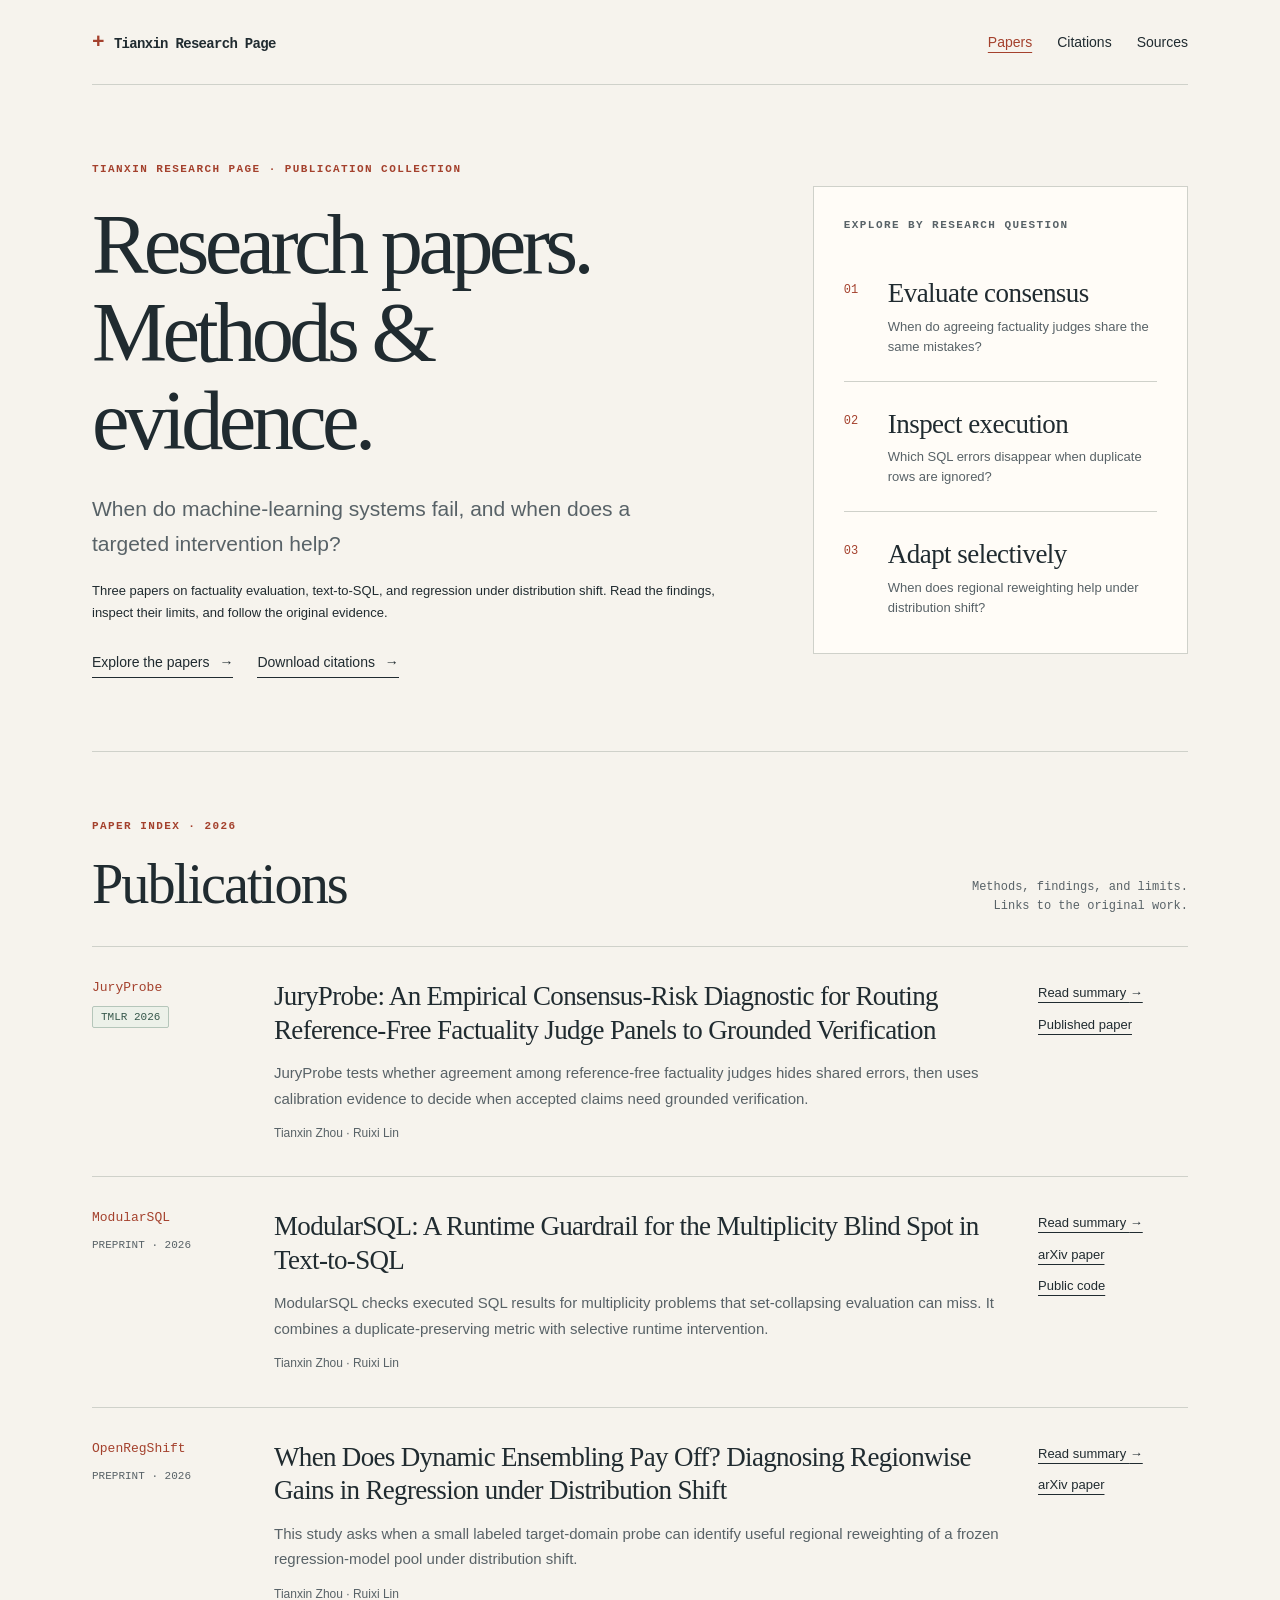
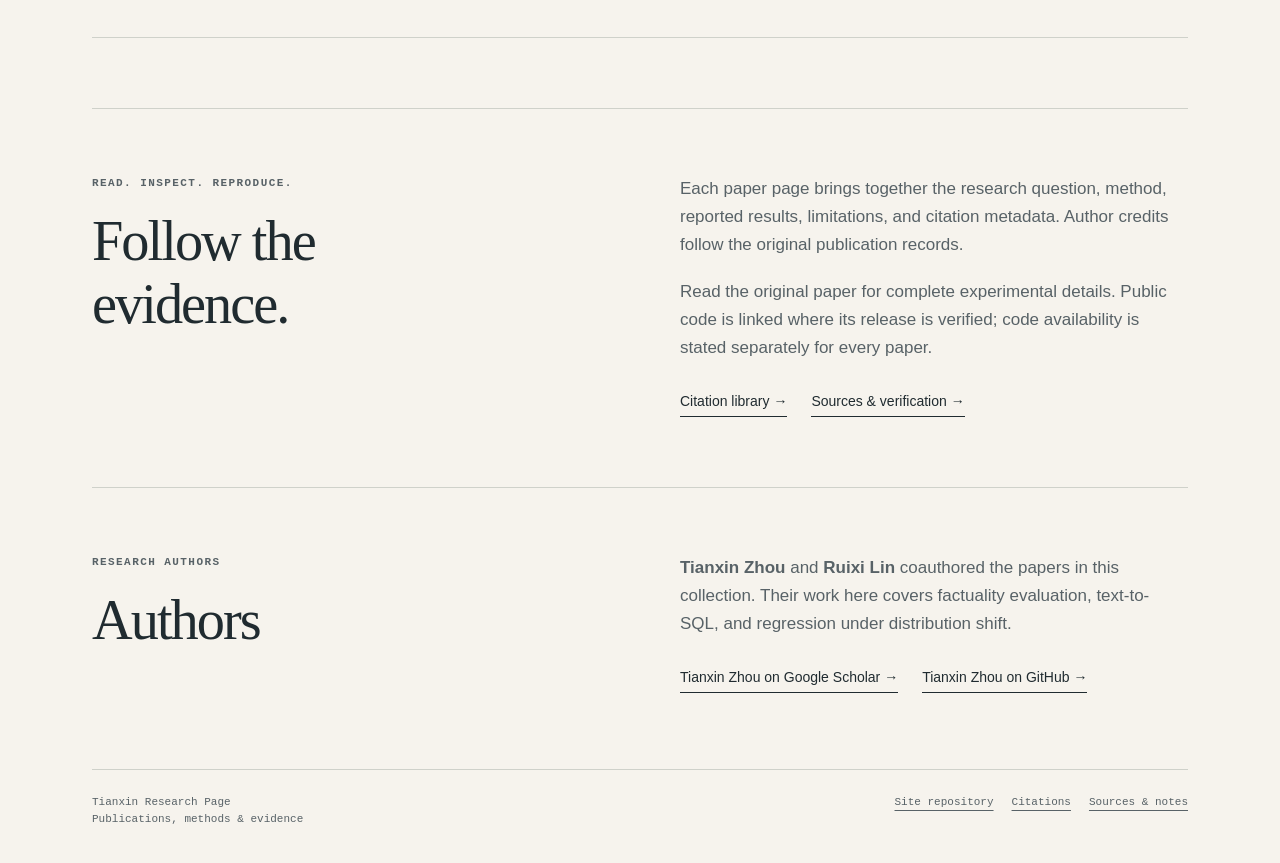
<file: docs/index.html>
<!doctype html>
<html lang="en"><head><meta charset="utf-8"><meta name="viewport" content="width=device-width, initial-scale=1">
<title>Tianxin Research Page | Machine Learning Papers</title><meta name="description" content="Research papers on factuality evaluation, text-to-SQL execution, and regression under distribution shift. Methods, findings, limitations, public resources, and citations.">
<link rel="canonical" href="https://research.searcher.cloud/"><meta name="robots" content="index,follow"><meta name="theme-color" content="#f6f3ed">
<meta property="og:type" content="website"><meta property="og:title" content="Tianxin Research Page | Machine Learning Papers"><meta property="og:description" content="Research papers on factuality evaluation, text-to-SQL execution, and regression under distribution shift. Methods, findings, limitations, public resources, and citations."><meta property="og:url" content="https://research.searcher.cloud/"><meta property="og:site_name" content="Tianxin Research Page">
<meta name="twitter:card" content="summary"><meta name="twitter:title" content="Tianxin Research Page | Machine Learning Papers"><meta name="twitter:description" content="Research papers on factuality evaluation, text-to-SQL execution, and regression under distribution shift. Methods, findings, limitations, public resources, and citations.">
<link rel="icon" type="image/svg+xml" href="assets/favicon.svg"><link rel="stylesheet" href="assets/style.css">
<script type="application/ld+json">{"@context": "https://schema.org", "@type": "CollectionPage", "@id": "https://research.searcher.cloud/#collection", "name": "Tianxin Research Page", "url": "https://research.searcher.cloud/", "description": "Research papers on factuality evaluation, text-to-SQL, and regression under distribution shift.", "mainEntity": {"@type": "ItemList", "numberOfItems": 3, "itemListElement": [{"@type": "ListItem", "position": 1, "url": "https://research.searcher.cloud/papers/juryprobe/", "name": "JuryProbe: An Empirical Consensus-Risk Diagnostic for Routing Reference-Free Factuality Judge Panels to Grounded Verification"}, {"@type": "ListItem", "position": 2, "url": "https://research.searcher.cloud/papers/modularsql/", "name": "ModularSQL: A Runtime Guardrail for the Multiplicity Blind Spot in Text-to-SQL"}, {"@type": "ListItem", "position": 3, "url": "https://research.searcher.cloud/papers/openregshift/", "name": "When Does Dynamic Ensembling Pay Off? Diagnosing Regionwise Gains in Regression under Distribution Shift"}]}}</script>
<script src="assets/site.js" defer></script></head><body>
<a class="skip" href="#main">Skip to content</a><div class="wrap"><header class="masthead"><a class="wordmark" href="./" aria-label="Tianxin Research Page home">Tianxin Research Page</a><nav class="nav" aria-label="Main navigation"><a href="./#publications" aria-current="page">Papers</a><a href="citations/">Citations</a><a href="sources/" class="nav-sources">Sources</a></nav></header>
<main id="main"><section class="hero" aria-labelledby="collection-title"><div><p class="eyebrow">Tianxin Research Page · Publication collection</p><h1 id="collection-title">Research papers.<br>Methods &amp;<br>evidence.</h1><p class="intro">When do machine-learning systems fail, and when does a targeted intervention help?</p><p class="small">Three papers on factuality evaluation, text-to-SQL, and regression under distribution shift. Read the findings, inspect their limits, and follow the original evidence.</p><div class="links"><a href="#publications">Explore the papers <span class="arrow" aria-hidden="true">→</span></a><a href="citations/">Download citations <span class="arrow" aria-hidden="true">→</span></a></div></div><aside class="research-map" aria-label="Research topics"><p class="eyebrow">Explore by research question</p><div class="map-row"><span class="map-no">01</span><div><h2><a href="papers/juryprobe/">Evaluate consensus</a></h2><p>When do agreeing factuality judges share the same mistakes?</p></div></div><div class="map-row"><span class="map-no">02</span><div><h2><a href="papers/modularsql/">Inspect execution</a></h2><p>Which SQL errors disappear when duplicate rows are ignored?</p></div></div><div class="map-row"><span class="map-no">03</span><div><h2><a href="papers/openregshift/">Adapt selectively</a></h2><p>When does regional reweighting help under distribution shift?</p></div></div></aside></section><section class="section" id="publications"><div class="section-top"><div><p class="eyebrow">Paper index · 2026</p><h2>Publications</h2></div><p class="section-note">Methods, findings, and limits.<br>Links to the original work.</p></div><article class="paper-card"><div class="paper-meta"><div class="paper-name">JuryProbe</div> <span class="tag">TMLR 2026</span></div><div><h3><a href="papers/juryprobe/">JuryProbe: An Empirical Consensus-Risk Diagnostic for Routing Reference-Free Factuality Judge Panels to Grounded Verification</a></h3><p>JuryProbe tests whether agreement among reference-free factuality judges hides shared errors, then uses calibration evidence to decide when accepted claims need grounded verification.</p><p class="authors">Tianxin Zhou · Ruixi Lin</p></div><div class="paper-actions"><a href="papers/juryprobe/">Read summary <span aria-hidden="true">→</span></a><a href="https://openreview.net/forum?id=dgBczhxcZY">Published paper</a></div></article><article class="paper-card"><div class="paper-meta"><div class="paper-name">ModularSQL</div><span>PREPRINT · 2026</span></div><div><h3><a href="papers/modularsql/">ModularSQL: A Runtime Guardrail for the Multiplicity Blind Spot in Text-to-SQL</a></h3><p>ModularSQL checks executed SQL results for multiplicity problems that set-collapsing evaluation can miss. It combines a duplicate-preserving metric with selective runtime intervention.</p><p class="authors">Tianxin Zhou · Ruixi Lin</p></div><div class="paper-actions"><a href="papers/modularsql/">Read summary <span aria-hidden="true">→</span></a><a href="https://arxiv.org/abs/2609.29573">arXiv paper</a><a href="https://github.com/Ruixi1313/ModularSQL">Public code</a></div></article><article class="paper-card"><div class="paper-meta"><div class="paper-name">OpenRegShift</div><span>PREPRINT · 2026</span></div><div><h3><a href="papers/openregshift/">When Does Dynamic Ensembling Pay Off? Diagnosing Regionwise Gains in Regression under Distribution Shift</a></h3><p>This study asks when a small labeled target-domain probe can identify useful regional reweighting of a frozen regression-model pool under distribution shift.</p><p class="authors">Tianxin Zhou · Ruixi Lin</p></div><div class="paper-actions"><a href="papers/openregshift/">Read summary <span aria-hidden="true">→</span></a><a href="https://arxiv.org/abs/2608.18330">arXiv paper</a></div></article></section><section class="section" id="collection"><div class="about-grid"><div><p class="eyebrow">Read. Inspect. Reproduce.</p><h2>Follow the<br>evidence.</h2></div><div><p>Each paper page brings together the research question, method, reported results, limitations, and citation metadata. Author credits follow the original publication records.</p><p>Read the original paper for complete experimental details. Public code is linked where its release is verified; code availability is stated separately for every paper.</p><div class="links"><a href="citations/">Citation library <span aria-hidden="true">→</span></a><a href="sources/">Sources &amp; verification <span aria-hidden="true">→</span></a></div></div></div></section><section class="section" id="authors" aria-labelledby="authors-title"><div class="about-grid"><div><p class="eyebrow">Research authors</p><h2 id="authors-title">Authors</h2></div><div><p><strong>Tianxin Zhou</strong> and <strong>Ruixi Lin</strong> coauthored the papers in this collection. Their work here covers factuality evaluation, text-to-SQL, and regression under distribution shift.</p><div class="links"><a href="https://scholar.google.com/citations?user=hkDNs4MAAAAJ&amp;hl=en">Tianxin Zhou on Google Scholar <span aria-hidden="true">→</span></a><a href="https://github.com/tianxinzh">Tianxin Zhou on GitHub <span aria-hidden="true">→</span></a></div></div></div></section></main><footer class="footer"><div>Tianxin Research Page<br>Publications, methods &amp; evidence</div><div><a href="https://github.com/tianxinzh/tianxin-research-page">Site repository</a><a href="citations/">Citations</a><a href="sources/">Sources &amp; notes</a></div></footer></div></body></html>
</file>
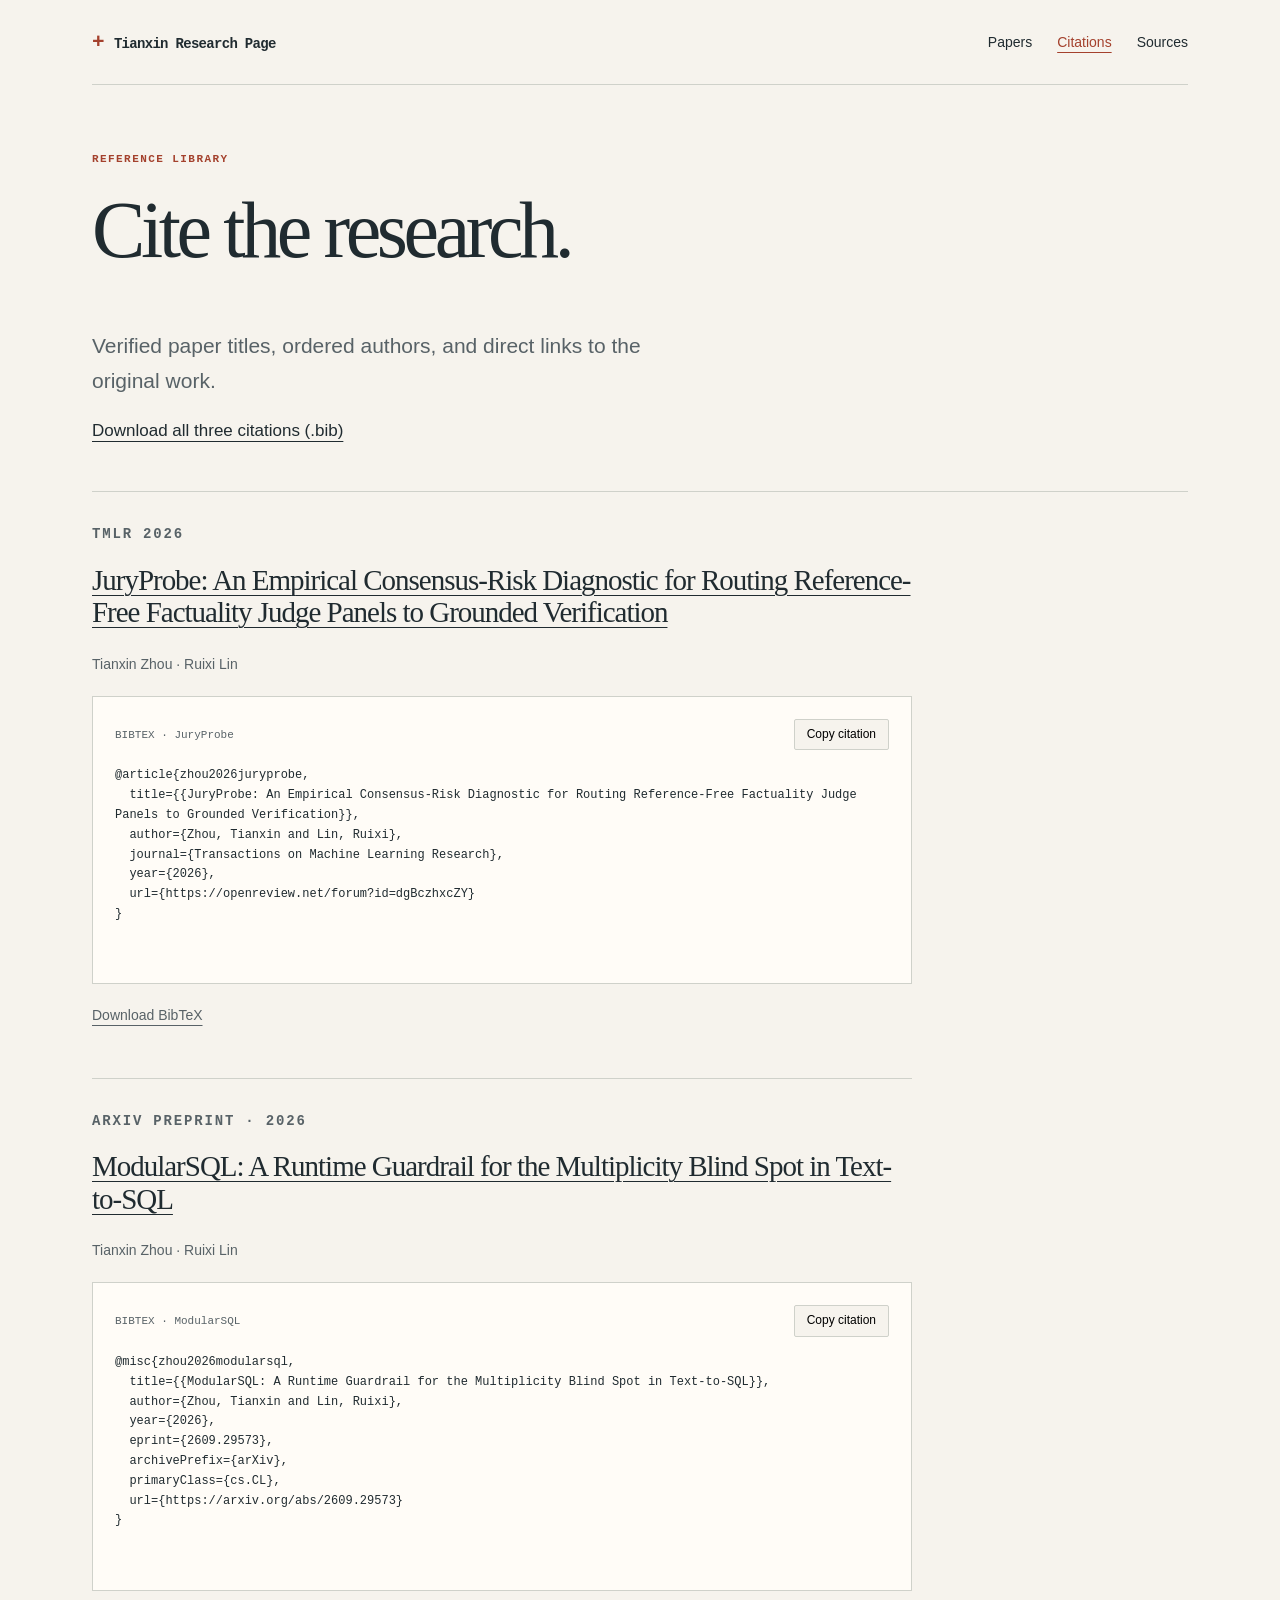
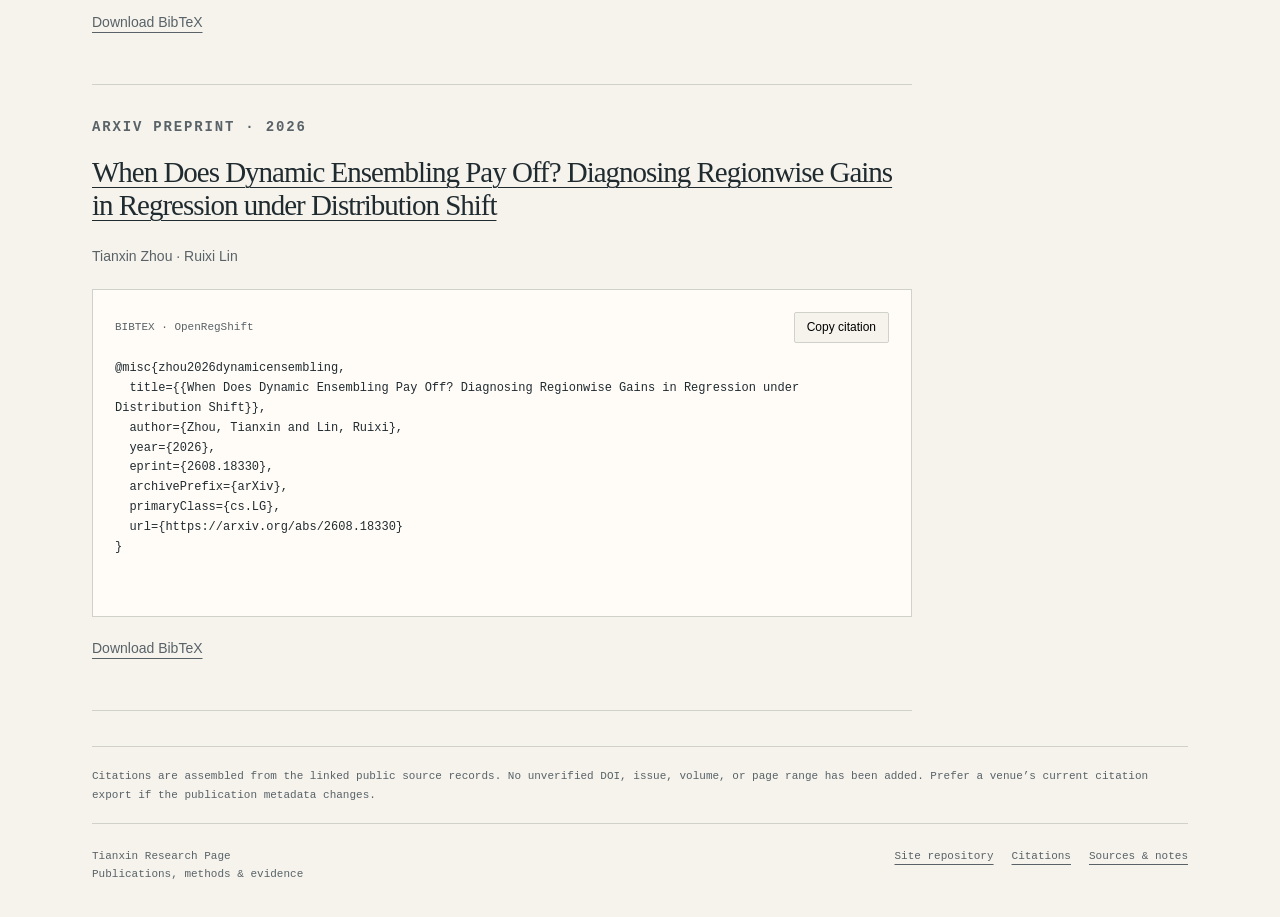
<file: docs/citations/index.html>
<!doctype html>
<html lang="en"><head><meta charset="utf-8"><meta name="viewport" content="width=device-width, initial-scale=1">
<title>Paper Citations | Tianxin Research Page</title><meta name="description" content="Download BibTeX metadata for JuryProbe, ModularSQL, and the OpenRegShift research paper.">
<link rel="canonical" href="https://research.searcher.cloud/citations/"><meta name="robots" content="index,follow"><meta name="theme-color" content="#f6f3ed">
<meta property="og:type" content="website"><meta property="og:title" content="Paper Citations | Tianxin Research Page"><meta property="og:description" content="Download BibTeX metadata for JuryProbe, ModularSQL, and the OpenRegShift research paper."><meta property="og:url" content="https://research.searcher.cloud/citations/"><meta property="og:site_name" content="Tianxin Research Page">
<meta name="twitter:card" content="summary"><meta name="twitter:title" content="Paper Citations | Tianxin Research Page"><meta name="twitter:description" content="Download BibTeX metadata for JuryProbe, ModularSQL, and the OpenRegShift research paper.">
<link rel="icon" type="image/svg+xml" href="../assets/favicon.svg"><link rel="stylesheet" href="../assets/style.css">
<script type="application/ld+json">{"@context": "https://schema.org", "@type": "CollectionPage", "name": "Tianxin Research Page citations", "url": "https://research.searcher.cloud/citations/", "isPartOf": {"@type": "CollectionPage", "@id": "https://research.searcher.cloud/#collection"}}</script>
<script src="../assets/site.js" defer></script></head><body>
<a class="skip" href="#main">Skip to content</a><div class="wrap"><header class="masthead"><a class="wordmark" href="../" aria-label="Tianxin Research Page home">Tianxin Research Page</a><nav class="nav" aria-label="Main navigation"><a href="../#publications">Papers</a><a href="./" aria-current="page">Citations</a><a href="../sources/" class="nav-sources">Sources</a></nav></header>
<main id="main"><header class="page-head"><p class="eyebrow">Reference library</p><h1 style="font-size:clamp(3rem,7vw,5rem)">Cite the research.</h1><p class="intro">Verified paper titles, ordered authors, and direct links to the original work.</p><a href="publications.bib" download>Download all three citations (.bib)</a></header><article class="citation-item"><p class="eyebrow">TMLR 2026</p><h2><a href="../papers/juryprobe/">JuryProbe: An Empirical Consensus-Risk Diagnostic for Routing Reference-Free Factuality Judge Panels to Grounded Verification</a></h2><p>Tianxin Zhou · Ruixi Lin</p><div class="citation-box"><header><span>BIBTEX · JuryProbe</span><button type="button" data-copy-citation="bib-juryprobe" hidden>Copy citation</button></header><pre id="bib-juryprobe">@article{zhou2026juryprobe,
  title={{JuryProbe: An Empirical Consensus-Risk Diagnostic for Routing Reference-Free Factuality Judge Panels to Grounded Verification}},
  author={Zhou, Tianxin and Lin, Ruixi},
  journal={Transactions on Machine Learning Research},
  year={2026},
  url={https://openreview.net/forum?id=dgBczhxcZY}
}</pre><p class="toast" role="status" aria-live="polite"></p></div><p class="small"><a href="juryprobe.bib" download>Download BibTeX</a></p></article><article class="citation-item"><p class="eyebrow">arXiv preprint · 2026</p><h2><a href="../papers/modularsql/">ModularSQL: A Runtime Guardrail for the Multiplicity Blind Spot in Text-to-SQL</a></h2><p>Tianxin Zhou · Ruixi Lin</p><div class="citation-box"><header><span>BIBTEX · ModularSQL</span><button type="button" data-copy-citation="bib-modularsql" hidden>Copy citation</button></header><pre id="bib-modularsql">@misc{zhou2026modularsql,
  title={{ModularSQL: A Runtime Guardrail for the Multiplicity Blind Spot in Text-to-SQL}},
  author={Zhou, Tianxin and Lin, Ruixi},
  year={2026},
  eprint={2609.29573},
  archivePrefix={arXiv},
  primaryClass={cs.CL},
  url={https://arxiv.org/abs/2609.29573}
}</pre><p class="toast" role="status" aria-live="polite"></p></div><p class="small"><a href="modularsql.bib" download>Download BibTeX</a></p></article><article class="citation-item"><p class="eyebrow">arXiv preprint · 2026</p><h2><a href="../papers/openregshift/">When Does Dynamic Ensembling Pay Off? Diagnosing Regionwise Gains in Regression under Distribution Shift</a></h2><p>Tianxin Zhou · Ruixi Lin</p><div class="citation-box"><header><span>BIBTEX · OpenRegShift</span><button type="button" data-copy-citation="bib-openregshift" hidden>Copy citation</button></header><pre id="bib-openregshift">@misc{zhou2026dynamicensembling,
  title={{When Does Dynamic Ensembling Pay Off? Diagnosing Regionwise Gains in Regression under Distribution Shift}},
  author={Zhou, Tianxin and Lin, Ruixi},
  year={2026},
  eprint={2608.18330},
  archivePrefix={arXiv},
  primaryClass={cs.LG},
  url={https://arxiv.org/abs/2608.18330}
}</pre><p class="toast" role="status" aria-live="polite"></p></div><p class="small"><a href="openregshift.bib" download>Download BibTeX</a></p></article><p class="provenance">Citations are assembled from the linked public source records. No unverified DOI, issue, volume, or page range has been added. Prefer a venue’s current citation export if the publication metadata changes.</p></main><footer class="footer"><div>Tianxin Research Page<br>Publications, methods &amp; evidence</div><div><a href="https://github.com/tianxinzh/tianxin-research-page">Site repository</a><a href="./">Citations</a><a href="../sources/">Sources &amp; notes</a></div></footer></div></body></html>
</file>
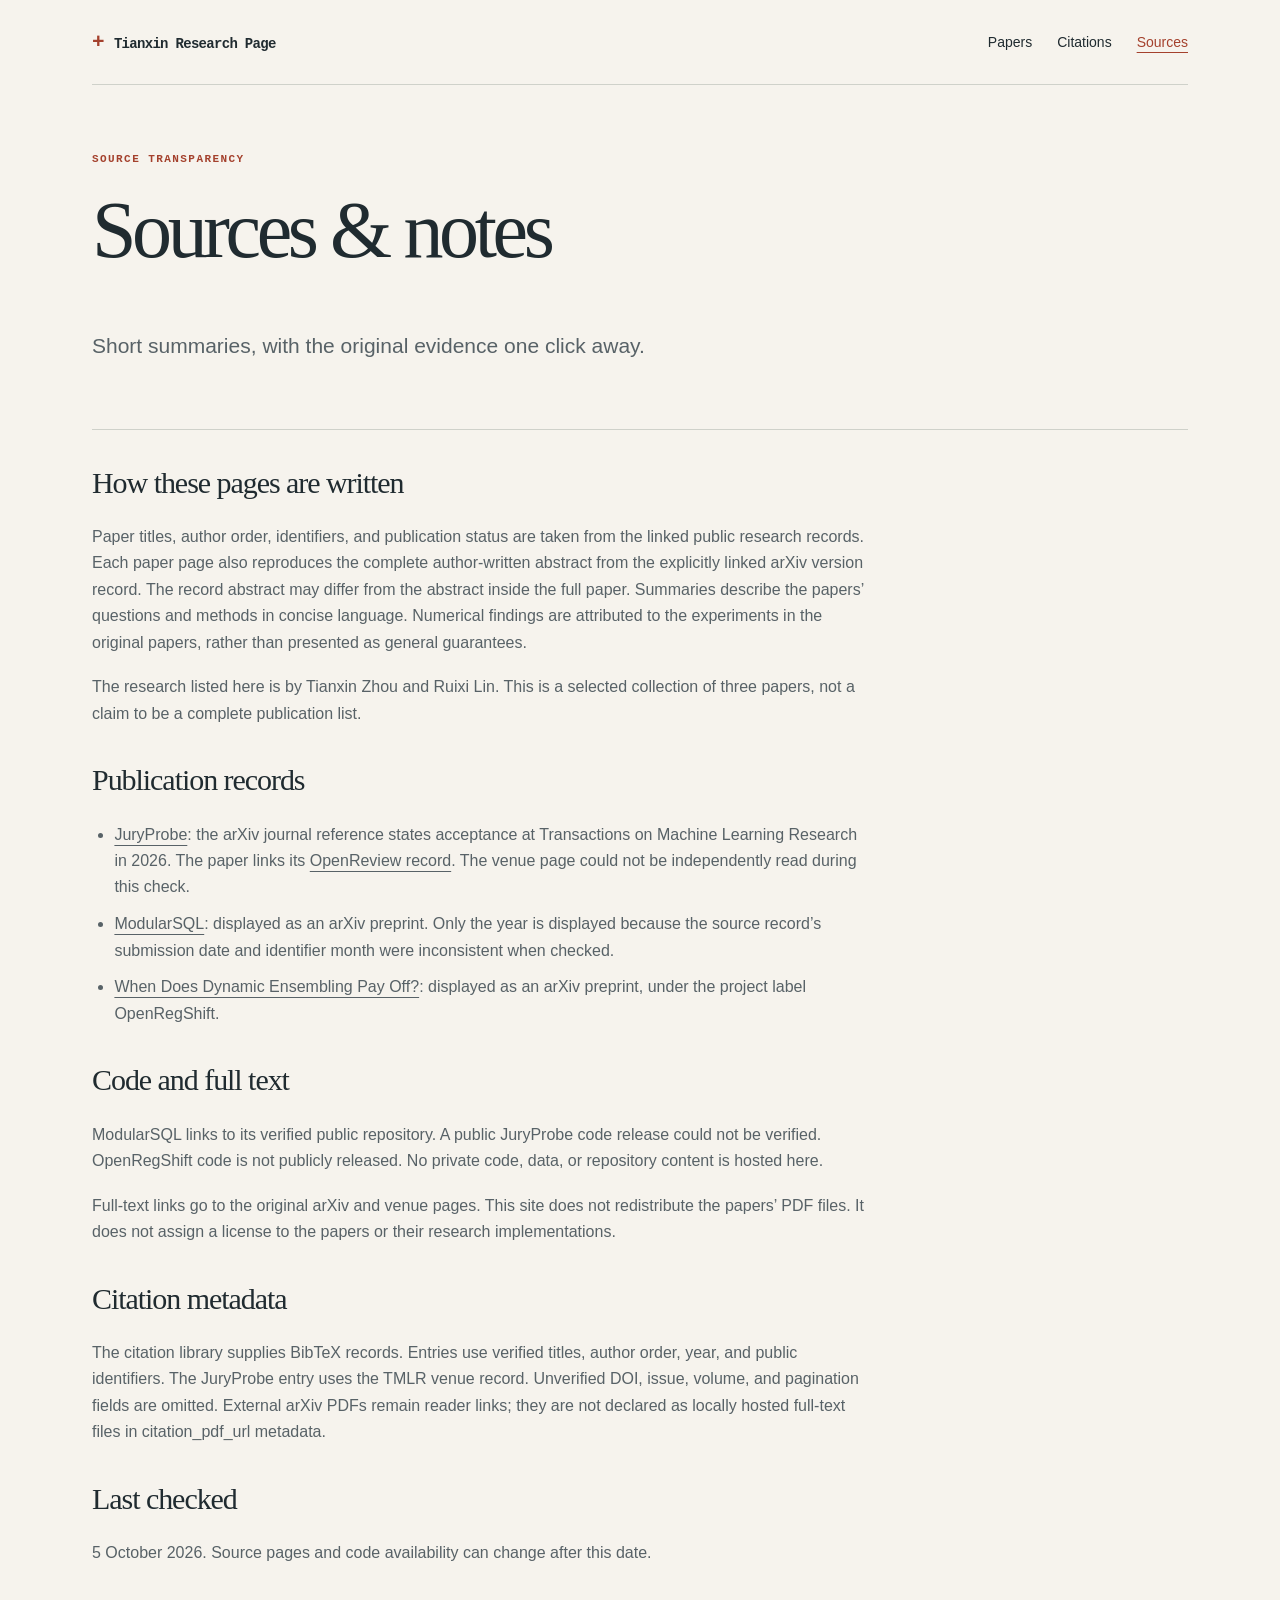
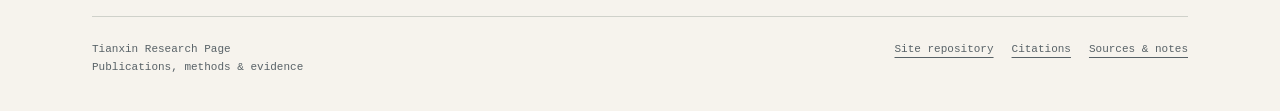
<file: docs/sources/index.html>
<!doctype html>
<html lang="en"><head><meta charset="utf-8"><meta name="viewport" content="width=device-width, initial-scale=1">
<title>Sources &amp; Verification Notes | Tianxin Research Page</title><meta name="description" content="Source records, publication status, code availability, and citation metadata notes for the selected research collection.">
<link rel="canonical" href="https://research.searcher.cloud/sources/"><meta name="robots" content="index,follow"><meta name="theme-color" content="#f6f3ed">
<meta property="og:type" content="website"><meta property="og:title" content="Sources &amp; Verification Notes | Tianxin Research Page"><meta property="og:description" content="Source records, publication status, code availability, and citation metadata notes for the selected research collection."><meta property="og:url" content="https://research.searcher.cloud/sources/"><meta property="og:site_name" content="Tianxin Research Page">
<meta name="twitter:card" content="summary"><meta name="twitter:title" content="Sources &amp; Verification Notes | Tianxin Research Page"><meta name="twitter:description" content="Source records, publication status, code availability, and citation metadata notes for the selected research collection.">
<link rel="icon" type="image/svg+xml" href="../assets/favicon.svg"><link rel="stylesheet" href="../assets/style.css">
<script type="application/ld+json">{"@context": "https://schema.org", "@type": "WebPage", "name": "Sources and verification notes", "url": "https://research.searcher.cloud/sources/"}</script>
<script src="../assets/site.js" defer></script></head><body>
<a class="skip" href="#main">Skip to content</a><div class="wrap"><header class="masthead"><a class="wordmark" href="../" aria-label="Tianxin Research Page home">Tianxin Research Page</a><nav class="nav" aria-label="Main navigation"><a href="../#publications">Papers</a><a href="../citations/">Citations</a><a href="./" aria-current="page" class="nav-sources">Sources</a></nav></header>
<main id="main"><header class="page-head"><p class="eyebrow">Source transparency</p><h1 style="font-size:clamp(3rem,7vw,5rem)">Sources &amp; notes</h1><p class="intro">Short summaries, with the original evidence one click away.</p></header><article class="wide-text"><h2>How these pages are written</h2><p>Paper titles, author order, identifiers, and publication status are taken from the linked public research records. Each paper page also reproduces the complete author-written abstract from the explicitly linked arXiv version record. The record abstract may differ from the abstract inside the full paper. Summaries describe the papers’ questions and methods in concise language. Numerical findings are attributed to the experiments in the original papers, rather than presented as general guarantees.</p><p>The research listed here is by Tianxin Zhou and Ruixi Lin. This is a selected collection of three papers, not a claim to be a complete publication list.</p><h2>Publication records</h2><ul><li><a href="https://arxiv.org/abs/2608.20607">JuryProbe</a>: the arXiv journal reference states acceptance at Transactions on Machine Learning Research in 2026. The paper links its <a href="https://openreview.net/forum?id=dgBczhxcZY">OpenReview record</a>. The venue page could not be independently read during this check.</li><li><a href="https://arxiv.org/abs/2609.29573">ModularSQL</a>: displayed as an arXiv preprint. Only the year is displayed because the source record’s submission date and identifier month were inconsistent when checked.</li><li><a href="https://arxiv.org/abs/2608.18330">When Does Dynamic Ensembling Pay Off?</a>: displayed as an arXiv preprint, under the project label OpenRegShift.</li></ul><h2>Code and full text</h2><p>ModularSQL links to its verified public repository. A public JuryProbe code release could not be verified. OpenRegShift code is not publicly released. No private code, data, or repository content is hosted here.</p><p>Full-text links go to the original arXiv and venue pages. This site does not redistribute the papers’ PDF files. It does not assign a license to the papers or their research implementations.</p><h2>Citation metadata</h2><p>The citation library supplies BibTeX records. Entries use verified titles, author order, year, and public identifiers. The JuryProbe entry uses the TMLR venue record. Unverified DOI, issue, volume, and pagination fields are omitted. External arXiv PDFs remain reader links; they are not declared as locally hosted full-text files in citation_pdf_url metadata.</p><h2>Last checked</h2><p>5 October 2026. Source pages and code availability can change after this date.</p></article></main><footer class="footer"><div>Tianxin Research Page<br>Publications, methods &amp; evidence</div><div><a href="https://github.com/tianxinzh/tianxin-research-page">Site repository</a><a href="../citations/">Citations</a><a href="./">Sources &amp; notes</a></div></footer></div></body></html>
</file>
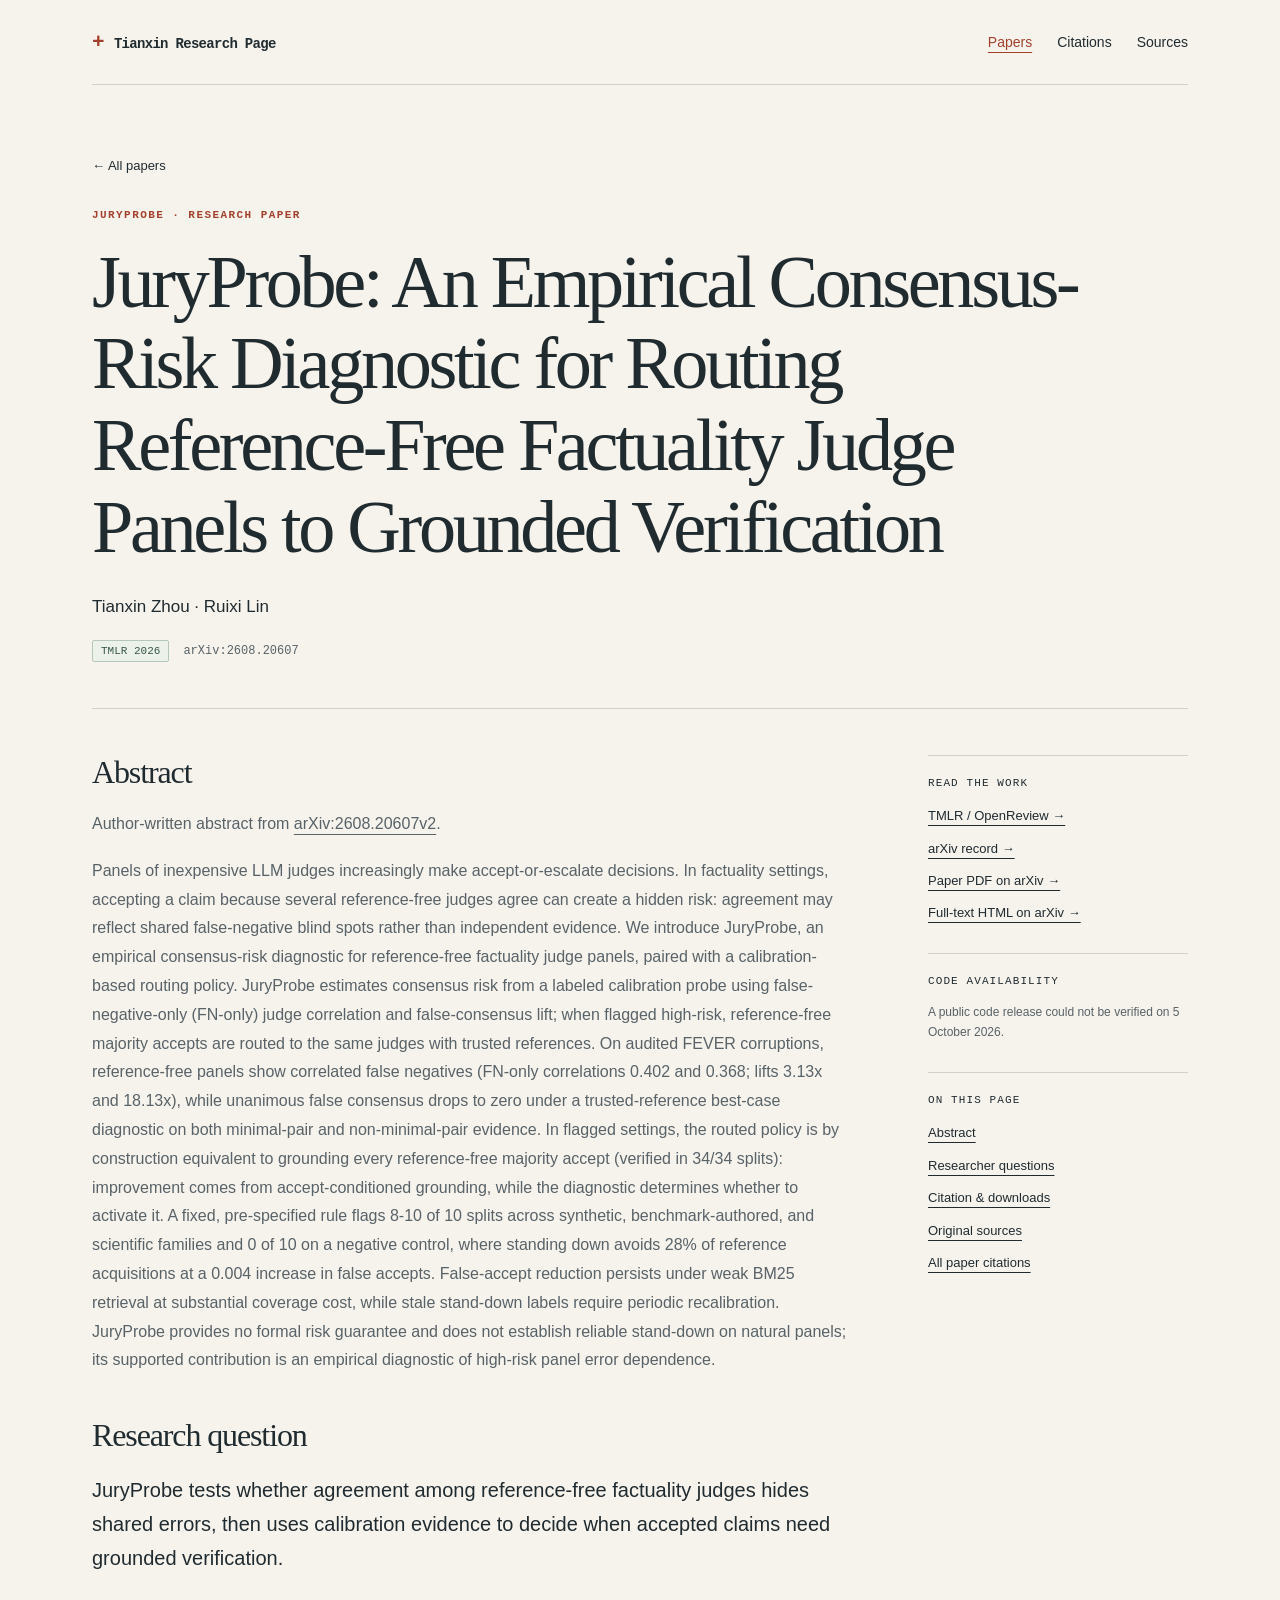
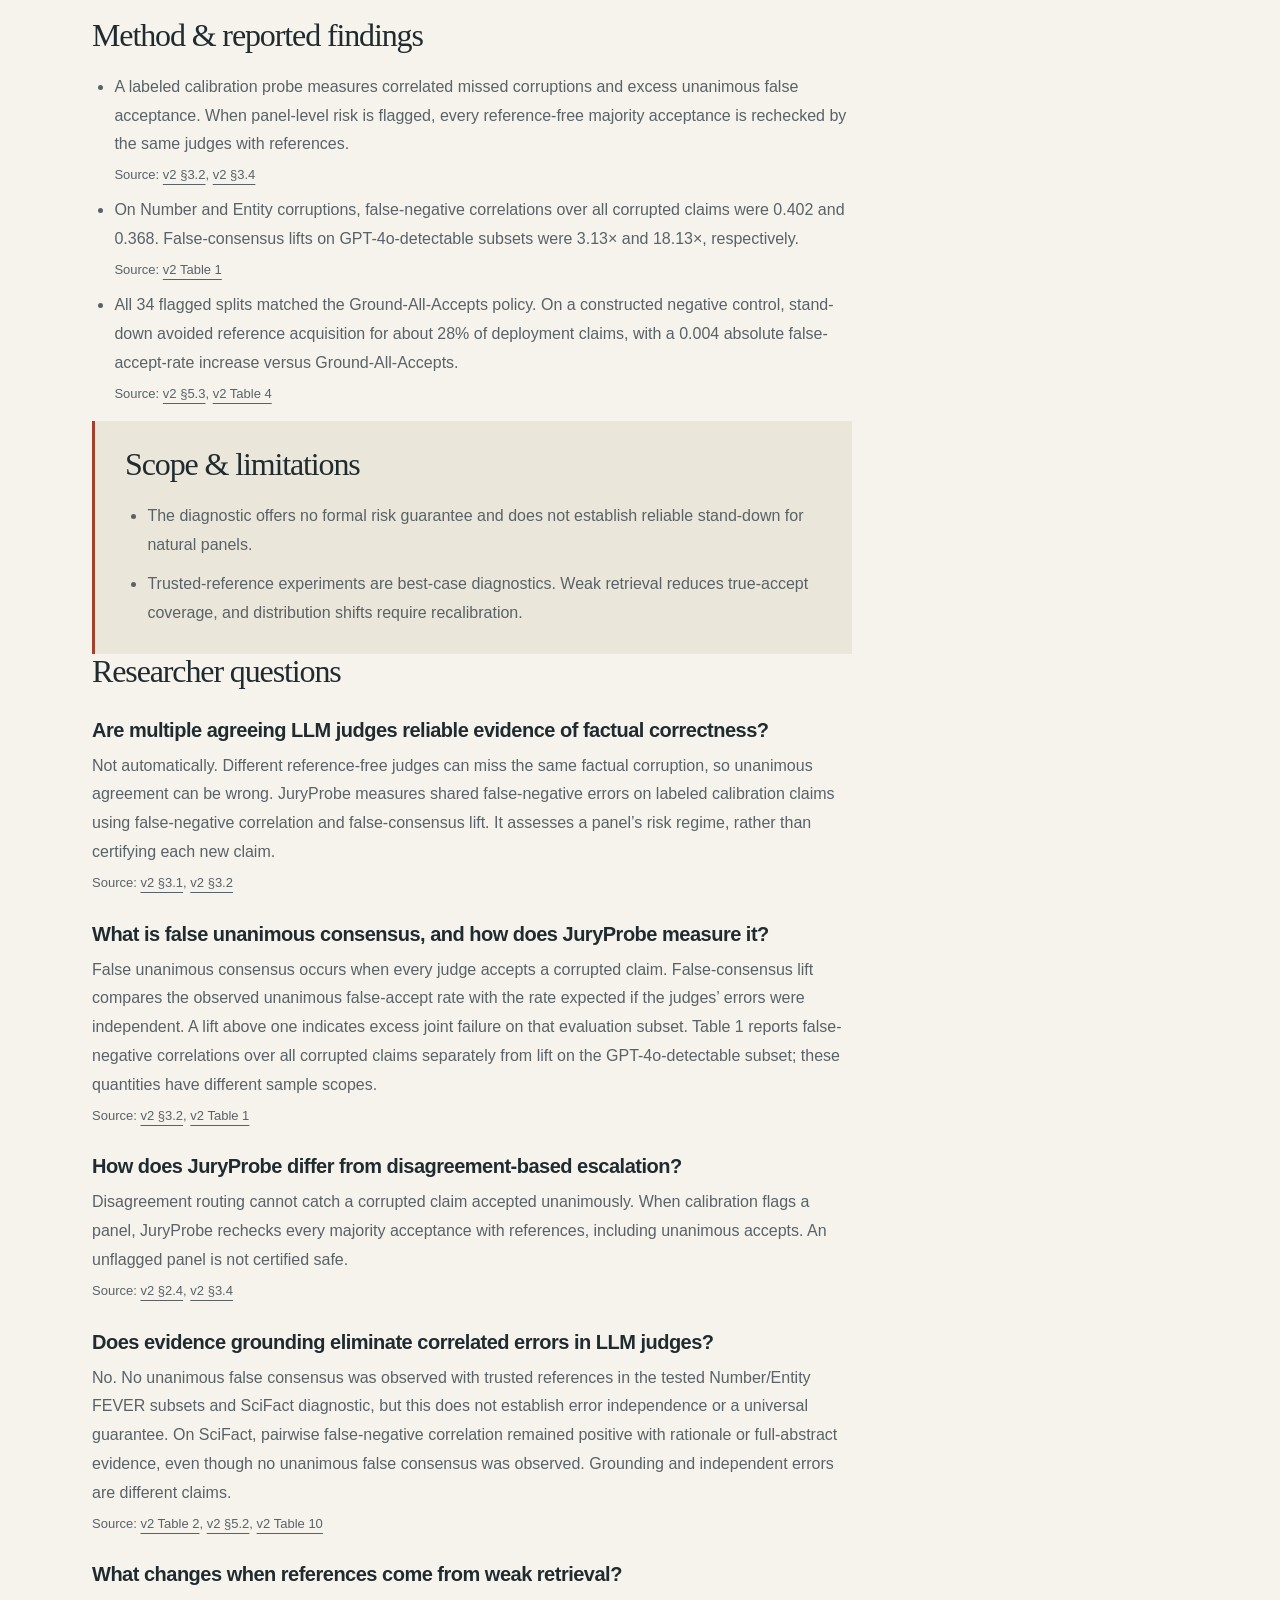
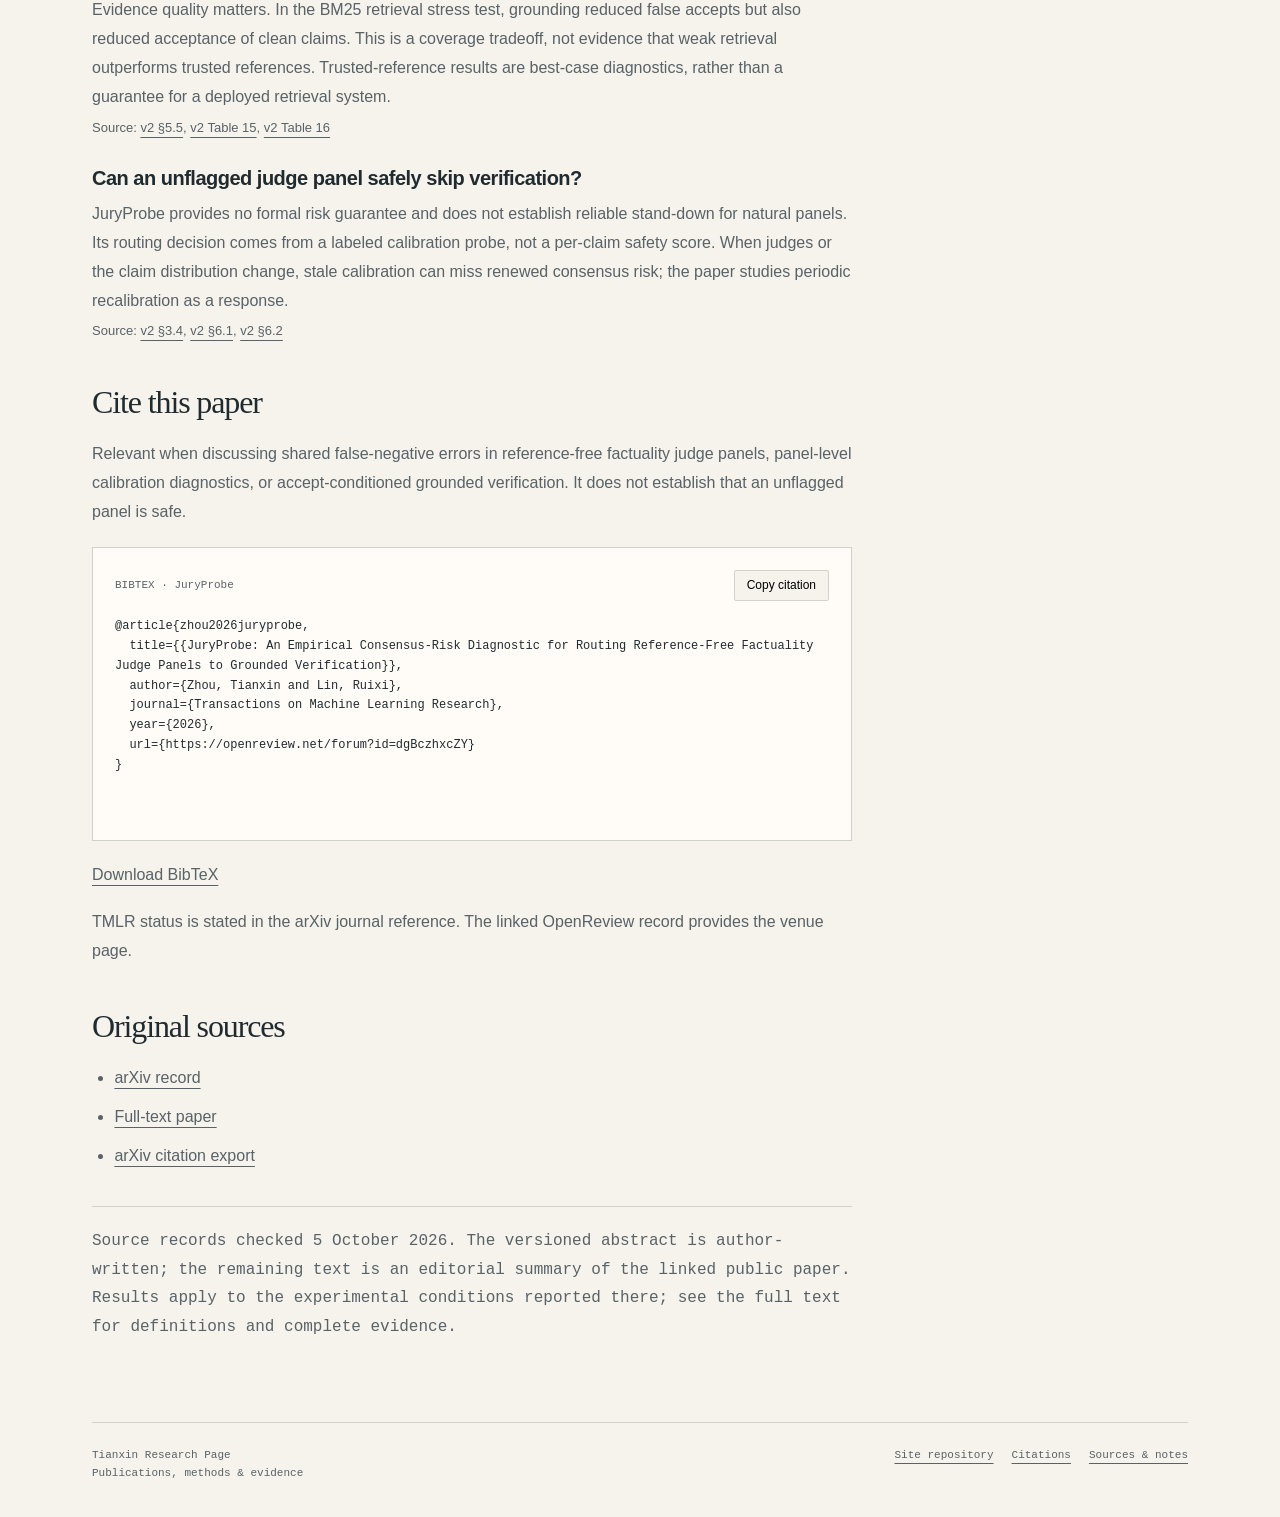
<file: docs/papers/juryprobe/index.html>
<!doctype html>
<html lang="en"><head><meta charset="utf-8"><meta name="viewport" content="width=device-width, initial-scale=1">
<title>JuryProbe: An Empirical Consensus-Risk Diagnostic for Routing Reference-Free Factuality Judge Panels to Grounded Verification | Tianxin Research Page</title><meta name="description" content="JuryProbe tests whether agreement among reference-free factuality judges hides shared errors, then uses calibration evidence to decide when accepted claims need grounded verification.">
<link rel="canonical" href="https://research.searcher.cloud/papers/juryprobe/"><meta name="robots" content="index,follow"><meta name="theme-color" content="#f6f3ed">
<meta property="og:type" content="article"><meta property="og:title" content="JuryProbe: An Empirical Consensus-Risk Diagnostic for Routing Reference-Free Factuality Judge Panels to Grounded Verification | Tianxin Research Page"><meta property="og:description" content="JuryProbe tests whether agreement among reference-free factuality judges hides shared errors, then uses calibration evidence to decide when accepted claims need grounded verification."><meta property="og:url" content="https://research.searcher.cloud/papers/juryprobe/"><meta property="og:site_name" content="Tianxin Research Page">
<meta name="twitter:card" content="summary"><meta name="twitter:title" content="JuryProbe: An Empirical Consensus-Risk Diagnostic for Routing Reference-Free Factuality Judge Panels to Grounded Verification | Tianxin Research Page"><meta name="twitter:description" content="JuryProbe tests whether agreement among reference-free factuality judges hides shared errors, then uses calibration evidence to decide when accepted claims need grounded verification.">
<link rel="icon" type="image/svg+xml" href="../../assets/favicon.svg"><link rel="stylesheet" href="../../assets/style.css">
<meta name="citation_title" content="JuryProbe: An Empirical Consensus-Risk Diagnostic for Routing Reference-Free Factuality Judge Panels to Grounded Verification">
<meta name="citation_author" content="Tianxin Zhou">
<meta name="citation_author" content="Ruixi Lin">
<meta name="citation_publication_date" content="2026">
<meta name="citation_arxiv_id" content="2608.20607">
<meta name="citation_abstract_html_url" content="https://research.searcher.cloud/papers/juryprobe/">
<meta name="citation_journal_title" content="Transactions on Machine Learning Research">

<script type="application/ld+json">{"@context": "https://schema.org", "@type": "ScholarlyArticle", "@id": "https://research.searcher.cloud/papers/juryprobe/#article", "url": "https://research.searcher.cloud/papers/juryprobe/", "name": "JuryProbe: An Empirical Consensus-Risk Diagnostic for Routing Reference-Free Factuality Judge Panels to Grounded Verification", "headline": "JuryProbe: An Empirical Consensus-Risk Diagnostic for Routing Reference-Free Factuality Judge Panels to Grounded Verification", "author": [{"@type": "Person", "name": "Tianxin Zhou", "sameAs": ["https://scholar.google.com/citations?user=hkDNs4MAAAAJ&hl=en", "https://github.com/tianxinzh"]}, {"@type": "Person", "name": "Ruixi Lin"}], "description": "JuryProbe tests whether agreement among reference-free factuality judges hides shared errors, then uses calibration evidence to decide when accepted claims need grounded verification.", "abstract": "Panels of inexpensive LLM judges increasingly make accept-or-escalate decisions. In factuality settings, accepting a claim because several reference-free judges agree can create a hidden risk: agreement may reflect shared false-negative blind spots rather than independent evidence. We introduce JuryProbe, an empirical consensus-risk diagnostic for reference-free factuality judge panels, paired with a calibration-based routing policy. JuryProbe estimates consensus risk from a labeled calibration probe using false-negative-only (FN-only) judge correlation and false-consensus lift; when flagged high-risk, reference-free majority accepts are routed to the same judges with trusted references. On audited FEVER corruptions, reference-free panels show correlated false negatives (FN-only correlations 0.402 and 0.368; lifts 3.13x and 18.13x), while unanimous false consensus drops to zero under a trusted-reference best-case diagnostic on both minimal-pair and non-minimal-pair evidence. In flagged settings, the routed policy is by construction equivalent to grounding every reference-free majority accept (verified in 34/34 splits): improvement comes from accept-conditioned grounding, while the diagnostic determines whether to activate it. A fixed, pre-specified rule flags 8-10 of 10 splits across synthetic, benchmark-authored, and scientific families and 0 of 10 on a negative control, where standing down avoids 28% of reference acquisitions at a 0.004 increase in false accepts. False-accept reduction persists under weak BM25 retrieval at substantial coverage cost, while stale stand-down labels require periodic recalibration. JuryProbe provides no formal risk guarantee and does not establish reliable stand-down on natural panels; its supported contribution is an empirical diagnostic of high-risk panel error dependence.", "dateModified": "2026-10-10", "inLanguage": "en", "identifier": {"@type": "PropertyValue", "propertyID": "arXiv", "value": "2608.20607"}, "sameAs": ["https://arxiv.org/abs/2608.20607", "https://openreview.net/forum?id=dgBczhxcZY"], "isAccessibleForFree": true, "isPartOf": {"@type": "Periodical", "name": "Transactions on Machine Learning Research"}}</script>
<script src="../../assets/site.js" defer></script></head><body>
<a class="skip" href="#main">Skip to content</a><div class="wrap"><header class="masthead"><a class="wordmark" href="../../" aria-label="Tianxin Research Page home">Tianxin Research Page</a><nav class="nav" aria-label="Main navigation"><a href="../../#publications" aria-current="page">Papers</a><a href="../../citations/">Citations</a><a href="../../sources/" class="nav-sources">Sources</a></nav></header>
<main id="main"><header class="page-head paper-head"><a class="back" href="../../#publications">← All papers</a><p class="eyebrow">JuryProbe · Research paper</p><h1>JuryProbe: An Empirical Consensus-Risk Diagnostic for Routing Reference-Free Factuality Judge Panels to Grounded Verification</h1><p class="authors">Tianxin Zhou · Ruixi Lin</p><div class="publication-meta"><span class="tag">TMLR 2026</span><span>arXiv:2608.20607</span></div></header><div class="paper-layout"><article class="paper-body"><section id="abstract" class="paper-abstract"><h2>Abstract</h2><p class="small">Author-written abstract from <a href="https://arxiv.org/abs/2608.20607v2">arXiv:2608.20607v2</a>.</p><p>Panels of inexpensive LLM judges increasingly make accept-or-escalate decisions. In factuality settings, accepting a claim because several reference-free judges agree can create a hidden risk: agreement may reflect shared false-negative blind spots rather than independent evidence. We introduce JuryProbe, an empirical consensus-risk diagnostic for reference-free factuality judge panels, paired with a calibration-based routing policy. JuryProbe estimates consensus risk from a labeled calibration probe using false-negative-only (FN-only) judge correlation and false-consensus lift; when flagged high-risk, reference-free majority accepts are routed to the same judges with trusted references. On audited FEVER corruptions, reference-free panels show correlated false negatives (FN-only correlations 0.402 and 0.368; lifts 3.13x and 18.13x), while unanimous false consensus drops to zero under a trusted-reference best-case diagnostic on both minimal-pair and non-minimal-pair evidence. In flagged settings, the routed policy is by construction equivalent to grounding every reference-free majority accept (verified in 34/34 splits): improvement comes from accept-conditioned grounding, while the diagnostic determines whether to activate it. A fixed, pre-specified rule flags 8-10 of 10 splits across synthetic, benchmark-authored, and scientific families and 0 of 10 on a negative control, where standing down avoids 28% of reference acquisitions at a 0.004 increase in false accepts. False-accept reduction persists under weak BM25 retrieval at substantial coverage cost, while stale stand-down labels require periodic recalibration. JuryProbe provides no formal risk guarantee and does not establish reliable stand-down on natural panels; its supported contribution is an empirical diagnostic of high-risk panel error dependence.</p></section><h2>Research question</h2><p class="lead">JuryProbe tests whether agreement among reference-free factuality judges hides shared errors, then uses calibration evidence to decide when accepted claims need grounded verification.</p><h2>Method &amp; reported findings</h2><ul><li>A labeled calibration probe measures correlated missed corruptions and excess unanimous false acceptance. When panel-level risk is flagged, every reference-free majority acceptance is rechecked by the same judges with references. <span class="evidence-links">Source: <a href="https://arxiv.org/html/2608.20607v2#S3.SS2">v2 §3.2</a>, <a href="https://arxiv.org/html/2608.20607v2#S3.SS4">v2 §3.4</a></span></li><li>On Number and Entity corruptions, false-negative correlations over all corrupted claims were 0.402 and 0.368. False-consensus lifts on GPT-4o-detectable subsets were 3.13× and 18.13×, respectively. <span class="evidence-links">Source: <a href="https://arxiv.org/html/2608.20607v2#S5.T1">v2 Table 1</a></span></li><li>All 34 flagged splits matched the Ground-All-Accepts policy. On a constructed negative control, stand-down avoided reference acquisition for about 28% of deployment claims, with a 0.004 absolute false-accept-rate increase versus Ground-All-Accepts. <span class="evidence-links">Source: <a href="https://arxiv.org/html/2608.20607v2#S5.SS3">v2 §5.3</a>, <a href="https://arxiv.org/html/2608.20607v2#S5.T4">v2 Table 4</a></span></li></ul><section class="limits"><h2>Scope &amp; limitations</h2><ul><li>The diagnostic offers no formal risk guarantee and does not establish reliable stand-down for natural panels.</li><li>Trusted-reference experiments are best-case diagnostics. Weak retrieval reduces true-accept coverage, and distribution shifts require recalibration.</li></ul></section><section id="researcher-questions"><h2>Researcher questions</h2><h3>Are multiple agreeing LLM judges reliable evidence of factual correctness?</h3><p>Not automatically. Different reference-free judges can miss the same factual corruption, so unanimous agreement can be wrong. JuryProbe measures shared false-negative errors on labeled calibration claims using false-negative correlation and false-consensus lift. It assesses a panel’s risk regime, rather than certifying each new claim. <span class="evidence-links">Source: <a href="https://arxiv.org/html/2608.20607v2#S3.SS1">v2 §3.1</a>, <a href="https://arxiv.org/html/2608.20607v2#S3.SS2">v2 §3.2</a></span></p><h3>What is false unanimous consensus, and how does JuryProbe measure it?</h3><p>False unanimous consensus occurs when every judge accepts a corrupted claim. False-consensus lift compares the observed unanimous false-accept rate with the rate expected if the judges’ errors were independent. A lift above one indicates excess joint failure on that evaluation subset. Table 1 reports false-negative correlations over all corrupted claims separately from lift on the GPT-4o-detectable subset; these quantities have different sample scopes. <span class="evidence-links">Source: <a href="https://arxiv.org/html/2608.20607v2#S3.SS2">v2 §3.2</a>, <a href="https://arxiv.org/html/2608.20607v2#S5.T1">v2 Table 1</a></span></p><h3>How does JuryProbe differ from disagreement-based escalation?</h3><p>Disagreement routing cannot catch a corrupted claim accepted unanimously. When calibration flags a panel, JuryProbe rechecks every majority acceptance with references, including unanimous accepts. An unflagged panel is not certified safe. <span class="evidence-links">Source: <a href="https://arxiv.org/html/2608.20607v2#S2.SS4">v2 §2.4</a>, <a href="https://arxiv.org/html/2608.20607v2#S3.SS4">v2 §3.4</a></span></p><h3>Does evidence grounding eliminate correlated errors in LLM judges?</h3><p>No. No unanimous false consensus was observed with trusted references in the tested Number/Entity FEVER subsets and SciFact diagnostic, but this does not establish error independence or a universal guarantee. On SciFact, pairwise false-negative correlation remained positive with rationale or full-abstract evidence, even though no unanimous false consensus was observed. Grounding and independent errors are different claims. <span class="evidence-links">Source: <a href="https://arxiv.org/html/2608.20607v2#S5.T2">v2 Table 2</a>, <a href="https://arxiv.org/html/2608.20607v2#S5.SS2">v2 §5.2</a>, <a href="https://arxiv.org/html/2608.20607v2#A5.T10">v2 Table 10</a></span></p><h3>What changes when references come from weak retrieval?</h3><p>Evidence quality matters. In the BM25 retrieval stress test, grounding reduced false accepts but also reduced acceptance of clean claims. This is a coverage tradeoff, not evidence that weak retrieval outperforms trusted references. Trusted-reference results are best-case diagnostics, rather than a guarantee for a deployed retrieval system. <span class="evidence-links">Source: <a href="https://arxiv.org/html/2608.20607v2#S5.SS5">v2 §5.5</a>, <a href="https://arxiv.org/html/2608.20607v2#A9.T15">v2 Table 15</a>, <a href="https://arxiv.org/html/2608.20607v2#A9.T16">v2 Table 16</a></span></p><h3>Can an unflagged judge panel safely skip verification?</h3><p>JuryProbe provides no formal risk guarantee and does not establish reliable stand-down for natural panels. Its routing decision comes from a labeled calibration probe, not a per-claim safety score. When judges or the claim distribution change, stale calibration can miss renewed consensus risk; the paper studies periodic recalibration as a response. <span class="evidence-links">Source: <a href="https://arxiv.org/html/2608.20607v2#S3.SS4">v2 §3.4</a>, <a href="https://arxiv.org/html/2608.20607v2#S6.SS1">v2 §6.1</a>, <a href="https://arxiv.org/html/2608.20607v2#S6.SS2">v2 §6.2</a></span></p></section><h2 id="citation">Cite this paper</h2><p>Relevant when discussing shared false-negative errors in reference-free factuality judge panels, panel-level calibration diagnostics, or accept-conditioned grounded verification. It does not establish that an unflagged panel is safe.</p><div class="citation-box"><header><span>BIBTEX · JuryProbe</span><button type="button" data-copy-citation="bib-juryprobe" hidden>Copy citation</button></header><pre id="bib-juryprobe">@article{zhou2026juryprobe,
  title={{JuryProbe: An Empirical Consensus-Risk Diagnostic for Routing Reference-Free Factuality Judge Panels to Grounded Verification}},
  author={Zhou, Tianxin and Lin, Ruixi},
  journal={Transactions on Machine Learning Research},
  year={2026},
  url={https://openreview.net/forum?id=dgBczhxcZY}
}</pre><p class="toast" role="status" aria-live="polite"></p></div><p class="small"><a href="../../citations/juryprobe.bib" download>Download BibTeX</a></p><p class="small">TMLR status is stated in the arXiv journal reference. The linked OpenReview record provides the venue page.</p><h2 id="sources">Original sources</h2><ul class="source-list"><li><a href="https://arxiv.org/abs/2608.20607">arXiv record</a></li><li><a href="https://arxiv.org/html/2608.20607v2">Full-text paper</a></li><li><a href="https://arxiv.org/bibtex/2608.20607">arXiv citation export</a></li></ul><p class="provenance">Source records checked 5 October 2026. The versioned abstract is author-written; the remaining text is an editorial summary of the linked public paper. Results apply to the experimental conditions reported there; see the full text for definitions and complete evidence.</p></article><aside class="sidebar"><section class="sidebar-block"><h2>Read the work</h2><a href="https://openreview.net/forum?id=dgBczhxcZY">TMLR / OpenReview →</a><a href="https://arxiv.org/abs/2608.20607">arXiv record →</a><a href="https://arxiv.org/pdf/2608.20607">Paper PDF on arXiv →</a><a href="https://arxiv.org/html/2608.20607v2">Full-text HTML on arXiv →</a></section><section class="sidebar-block"><h2>Code availability</h2><p>A public code release could not be verified on 5 October 2026.</p></section><section class="sidebar-block"><h2>On this page</h2><a href="#abstract">Abstract</a><a href="#researcher-questions">Researcher questions</a><a href="#citation">Citation &amp; downloads</a><a href="#sources">Original sources</a><a href="../../citations/">All paper citations</a></section></aside></div></main><footer class="footer"><div>Tianxin Research Page<br>Publications, methods &amp; evidence</div><div><a href="https://github.com/tianxinzh/tianxin-research-page">Site repository</a><a href="../../citations/">Citations</a><a href="../../sources/">Sources &amp; notes</a></div></footer></div></body></html>
</file>
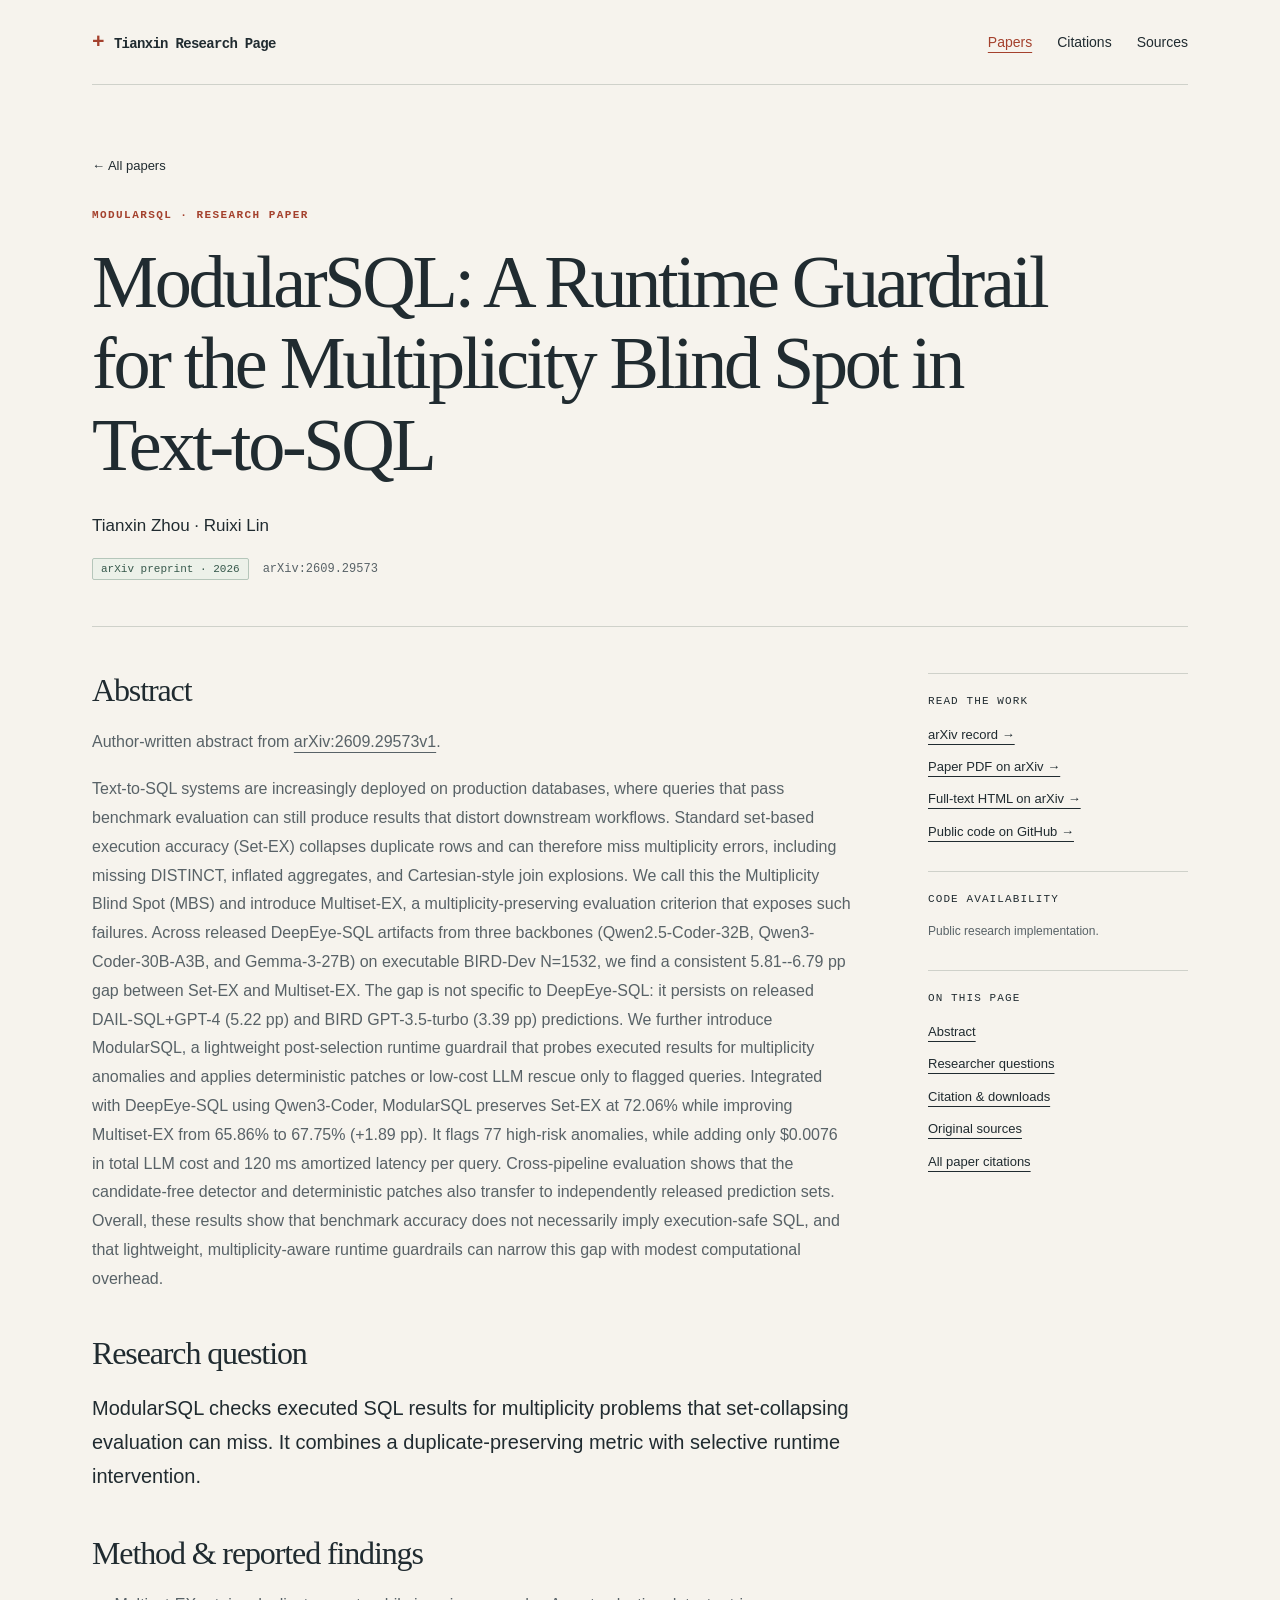
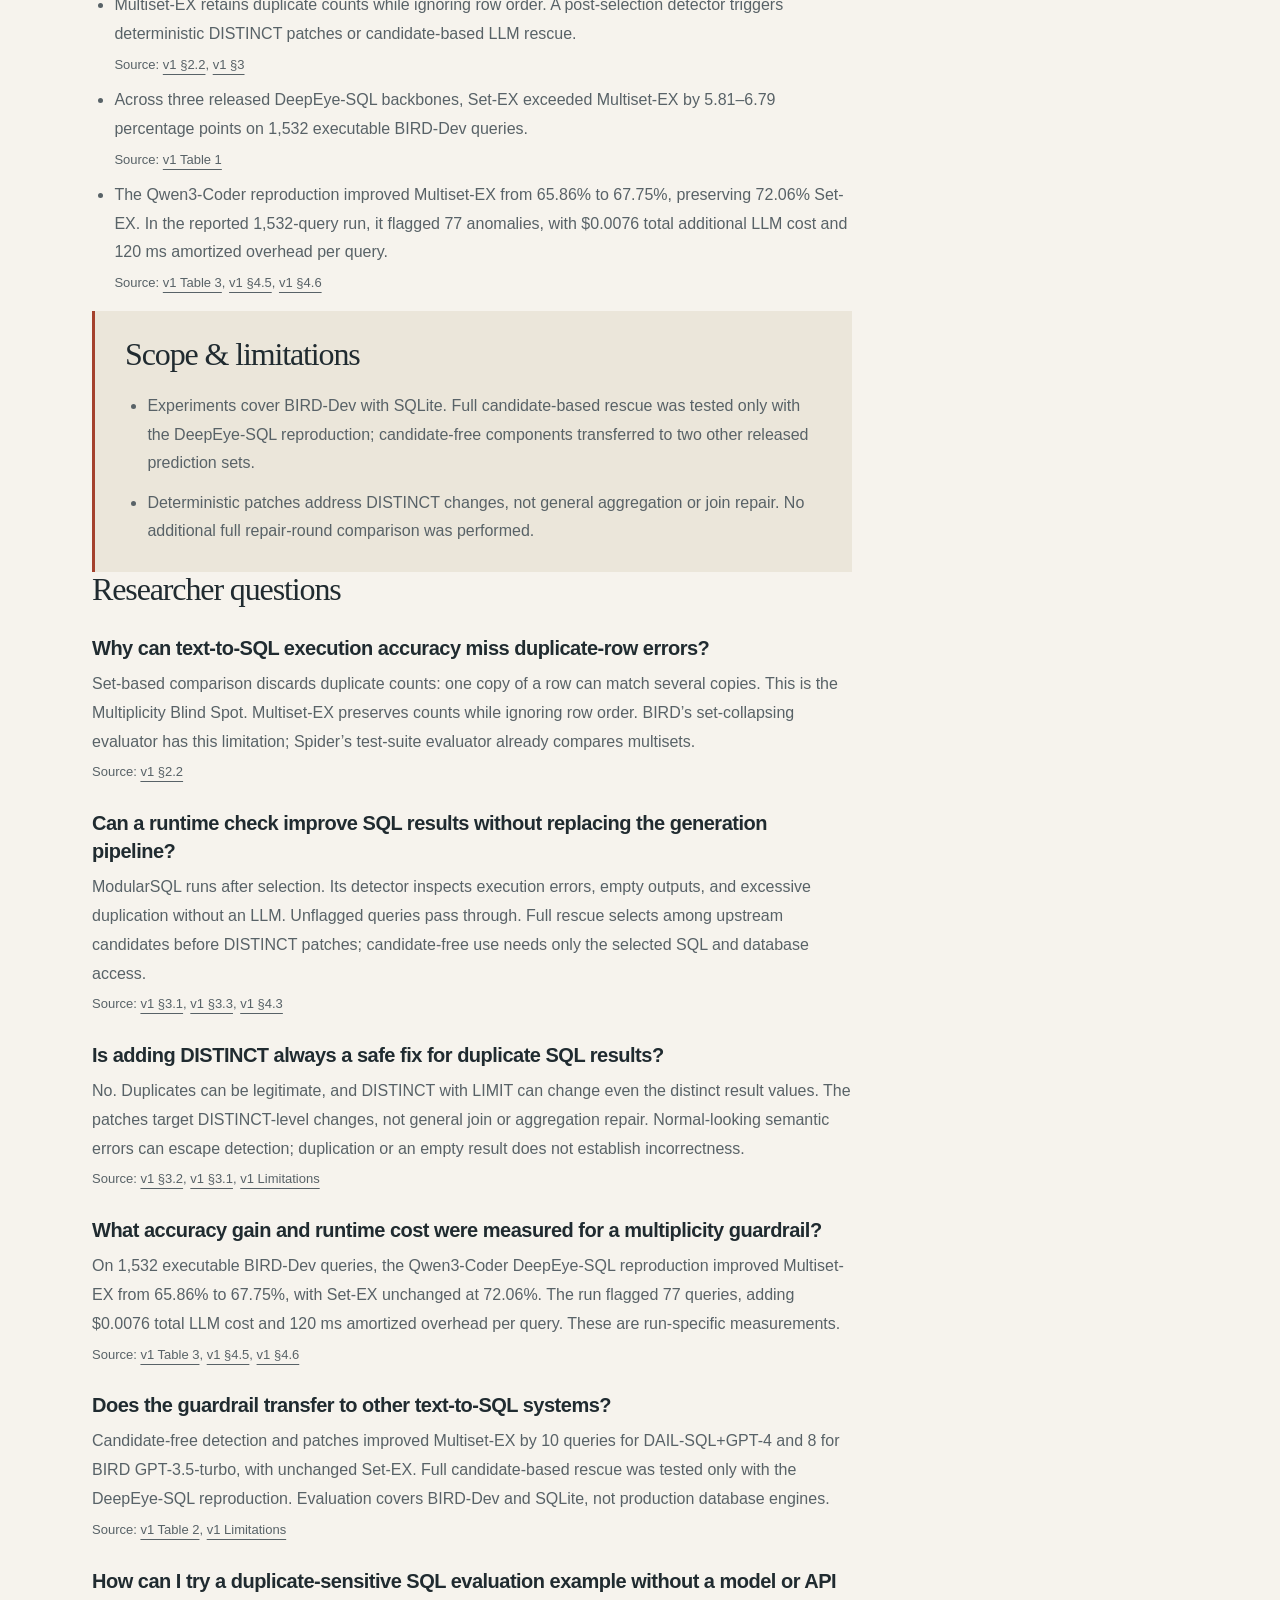
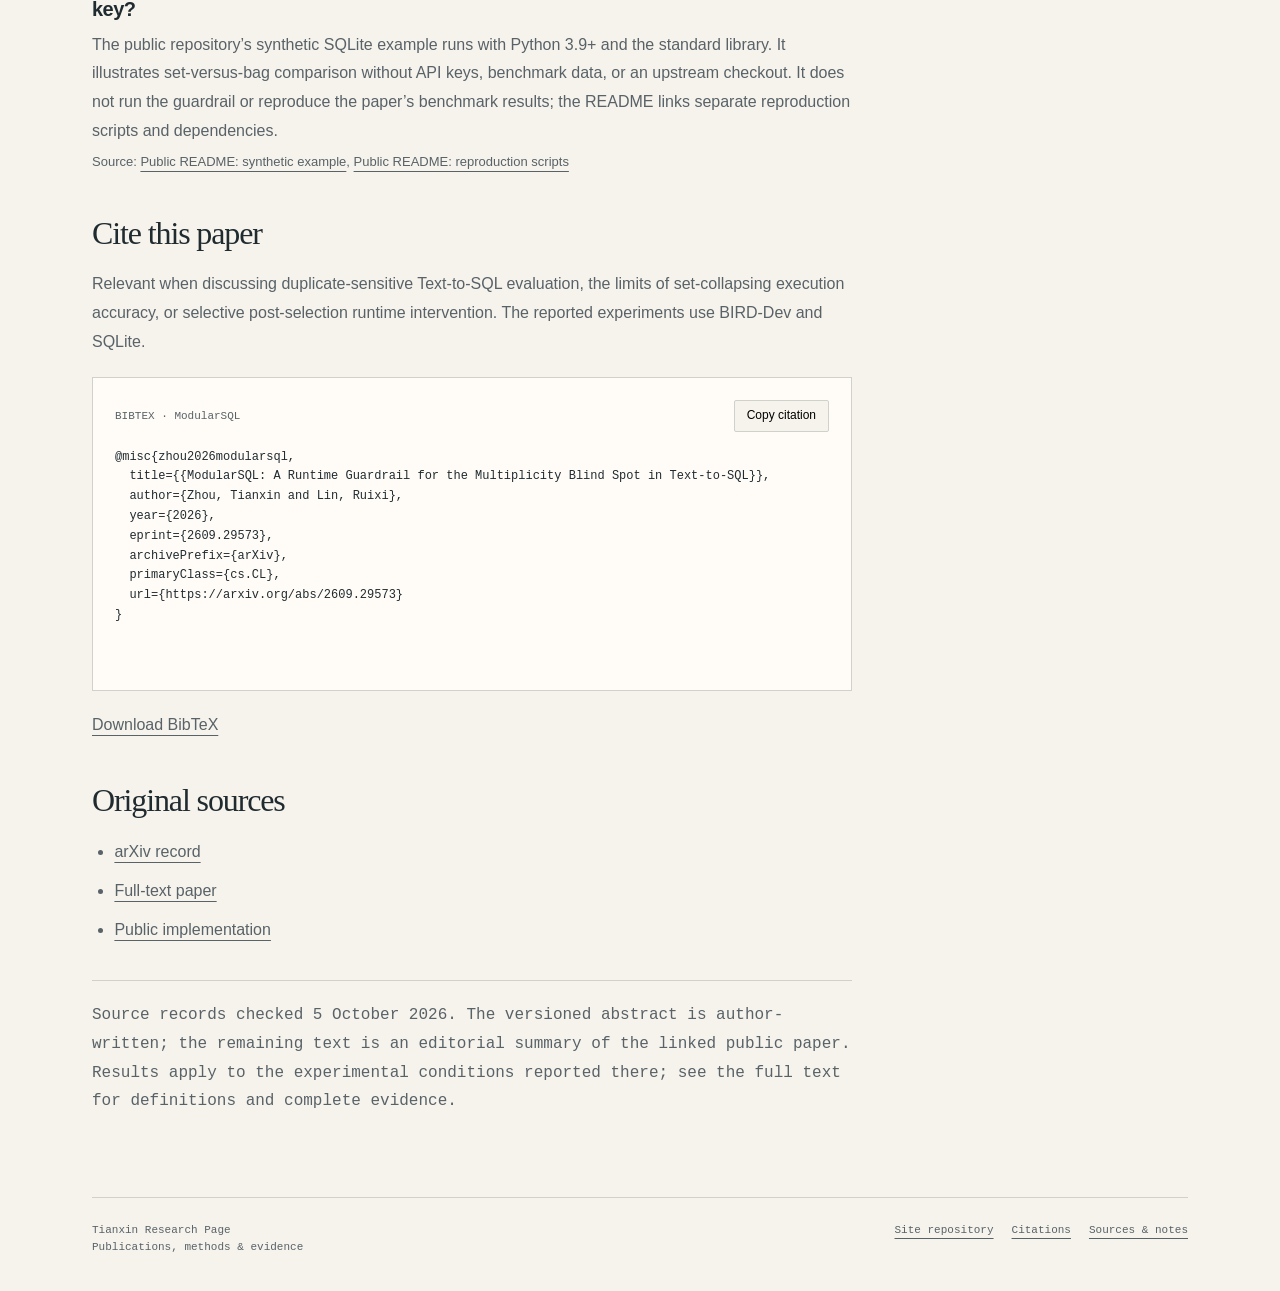
<file: docs/papers/modularsql/index.html>
<!doctype html>
<html lang="en"><head><meta charset="utf-8"><meta name="viewport" content="width=device-width, initial-scale=1">
<title>ModularSQL: A Runtime Guardrail for the Multiplicity Blind Spot in Text-to-SQL | Tianxin Research Page</title><meta name="description" content="ModularSQL checks executed SQL results for multiplicity problems that set-collapsing evaluation can miss. It combines a duplicate-preserving metric with selective runtime intervention.">
<link rel="canonical" href="https://research.searcher.cloud/papers/modularsql/"><meta name="robots" content="index,follow"><meta name="theme-color" content="#f6f3ed">
<meta property="og:type" content="article"><meta property="og:title" content="ModularSQL: A Runtime Guardrail for the Multiplicity Blind Spot in Text-to-SQL | Tianxin Research Page"><meta property="og:description" content="ModularSQL checks executed SQL results for multiplicity problems that set-collapsing evaluation can miss. It combines a duplicate-preserving metric with selective runtime intervention."><meta property="og:url" content="https://research.searcher.cloud/papers/modularsql/"><meta property="og:site_name" content="Tianxin Research Page">
<meta name="twitter:card" content="summary"><meta name="twitter:title" content="ModularSQL: A Runtime Guardrail for the Multiplicity Blind Spot in Text-to-SQL | Tianxin Research Page"><meta name="twitter:description" content="ModularSQL checks executed SQL results for multiplicity problems that set-collapsing evaluation can miss. It combines a duplicate-preserving metric with selective runtime intervention.">
<link rel="icon" type="image/svg+xml" href="../../assets/favicon.svg"><link rel="stylesheet" href="../../assets/style.css">
<meta name="citation_title" content="ModularSQL: A Runtime Guardrail for the Multiplicity Blind Spot in Text-to-SQL">
<meta name="citation_author" content="Tianxin Zhou">
<meta name="citation_author" content="Ruixi Lin">
<meta name="citation_publication_date" content="2026">
<meta name="citation_arxiv_id" content="2609.29573">
<meta name="citation_abstract_html_url" content="https://research.searcher.cloud/papers/modularsql/">

<script type="application/ld+json">{"@context": "https://schema.org", "@type": "ScholarlyArticle", "@id": "https://research.searcher.cloud/papers/modularsql/#article", "url": "https://research.searcher.cloud/papers/modularsql/", "name": "ModularSQL: A Runtime Guardrail for the Multiplicity Blind Spot in Text-to-SQL", "headline": "ModularSQL: A Runtime Guardrail for the Multiplicity Blind Spot in Text-to-SQL", "author": [{"@type": "Person", "name": "Tianxin Zhou", "sameAs": ["https://scholar.google.com/citations?user=hkDNs4MAAAAJ&hl=en", "https://github.com/tianxinzh"]}, {"@type": "Person", "name": "Ruixi Lin"}], "description": "ModularSQL checks executed SQL results for multiplicity problems that set-collapsing evaluation can miss. It combines a duplicate-preserving metric with selective runtime intervention.", "abstract": "Text-to-SQL systems are increasingly deployed on production databases, where queries that pass benchmark evaluation can still produce results that distort downstream workflows. Standard set-based execution accuracy (Set-EX) collapses duplicate rows and can therefore miss multiplicity errors, including missing DISTINCT, inflated aggregates, and Cartesian-style join explosions. We call this the Multiplicity Blind Spot (MBS) and introduce Multiset-EX, a multiplicity-preserving evaluation criterion that exposes such failures. Across released DeepEye-SQL artifacts from three backbones (Qwen2.5-Coder-32B, Qwen3-Coder-30B-A3B, and Gemma-3-27B) on executable BIRD-Dev N=1532, we find a consistent 5.81--6.79 pp gap between Set-EX and Multiset-EX. The gap is not specific to DeepEye-SQL: it persists on released DAIL-SQL+GPT-4 (5.22 pp) and BIRD GPT-3.5-turbo (3.39 pp) predictions. We further introduce ModularSQL, a lightweight post-selection runtime guardrail that probes executed results for multiplicity anomalies and applies deterministic patches or low-cost LLM rescue only to flagged queries. Integrated with DeepEye-SQL using Qwen3-Coder, ModularSQL preserves Set-EX at 72.06% while improving Multiset-EX from 65.86% to 67.75% (+1.89 pp). It flags 77 high-risk anomalies, while adding only $0.0076 in total LLM cost and 120 ms amortized latency per query. Cross-pipeline evaluation shows that the candidate-free detector and deterministic patches also transfer to independently released prediction sets. Overall, these results show that benchmark accuracy does not necessarily imply execution-safe SQL, and that lightweight, multiplicity-aware runtime guardrails can narrow this gap with modest computational overhead.", "dateModified": "2026-10-10", "inLanguage": "en", "identifier": {"@type": "PropertyValue", "propertyID": "arXiv", "value": "2609.29573"}, "sameAs": ["https://arxiv.org/abs/2609.29573"], "isAccessibleForFree": true, "hasPart": {"@type": "SoftwareSourceCode", "codeRepository": "https://github.com/Ruixi1313/ModularSQL", "name": "ModularSQL"}}</script>
<script src="../../assets/site.js" defer></script></head><body>
<a class="skip" href="#main">Skip to content</a><div class="wrap"><header class="masthead"><a class="wordmark" href="../../" aria-label="Tianxin Research Page home">Tianxin Research Page</a><nav class="nav" aria-label="Main navigation"><a href="../../#publications" aria-current="page">Papers</a><a href="../../citations/">Citations</a><a href="../../sources/" class="nav-sources">Sources</a></nav></header>
<main id="main"><header class="page-head paper-head"><a class="back" href="../../#publications">← All papers</a><p class="eyebrow">ModularSQL · Research paper</p><h1>ModularSQL: A Runtime Guardrail for the Multiplicity Blind Spot in Text-to-SQL</h1><p class="authors">Tianxin Zhou · Ruixi Lin</p><div class="publication-meta"><span class="tag">arXiv preprint · 2026</span><span>arXiv:2609.29573</span></div></header><div class="paper-layout"><article class="paper-body"><section id="abstract" class="paper-abstract"><h2>Abstract</h2><p class="small">Author-written abstract from <a href="https://arxiv.org/abs/2609.29573v1">arXiv:2609.29573v1</a>.</p><p>Text-to-SQL systems are increasingly deployed on production databases, where queries that pass benchmark evaluation can still produce results that distort downstream workflows. Standard set-based execution accuracy (Set-EX) collapses duplicate rows and can therefore miss multiplicity errors, including missing DISTINCT, inflated aggregates, and Cartesian-style join explosions. We call this the Multiplicity Blind Spot (MBS) and introduce Multiset-EX, a multiplicity-preserving evaluation criterion that exposes such failures. Across released DeepEye-SQL artifacts from three backbones (Qwen2.5-Coder-32B, Qwen3-Coder-30B-A3B, and Gemma-3-27B) on executable BIRD-Dev N=1532, we find a consistent 5.81--6.79 pp gap between Set-EX and Multiset-EX. The gap is not specific to DeepEye-SQL: it persists on released DAIL-SQL+GPT-4 (5.22 pp) and BIRD GPT-3.5-turbo (3.39 pp) predictions. We further introduce ModularSQL, a lightweight post-selection runtime guardrail that probes executed results for multiplicity anomalies and applies deterministic patches or low-cost LLM rescue only to flagged queries. Integrated with DeepEye-SQL using Qwen3-Coder, ModularSQL preserves Set-EX at 72.06% while improving Multiset-EX from 65.86% to 67.75% (+1.89 pp). It flags 77 high-risk anomalies, while adding only $0.0076 in total LLM cost and 120 ms amortized latency per query. Cross-pipeline evaluation shows that the candidate-free detector and deterministic patches also transfer to independently released prediction sets. Overall, these results show that benchmark accuracy does not necessarily imply execution-safe SQL, and that lightweight, multiplicity-aware runtime guardrails can narrow this gap with modest computational overhead.</p></section><h2>Research question</h2><p class="lead">ModularSQL checks executed SQL results for multiplicity problems that set-collapsing evaluation can miss. It combines a duplicate-preserving metric with selective runtime intervention.</p><h2>Method &amp; reported findings</h2><ul><li>Multiset-EX retains duplicate counts while ignoring row order. A post-selection detector triggers deterministic DISTINCT patches or candidate-based LLM rescue. <span class="evidence-links">Source: <a href="https://arxiv.org/html/2609.29573v1#S2.SS2">v1 §2.2</a>, <a href="https://arxiv.org/html/2609.29573v1#S3">v1 §3</a></span></li><li>Across three released DeepEye-SQL backbones, Set-EX exceeded Multiset-EX by 5.81–6.79 percentage points on 1,532 executable BIRD-Dev queries. <span class="evidence-links">Source: <a href="https://arxiv.org/html/2609.29573v1#S4.T1">v1 Table 1</a></span></li><li>The Qwen3-Coder reproduction improved Multiset-EX from 65.86% to 67.75%, preserving 72.06% Set-EX. In the reported 1,532-query run, it flagged 77 anomalies, with $0.0076 total additional LLM cost and 120 ms amortized overhead per query. <span class="evidence-links">Source: <a href="https://arxiv.org/html/2609.29573v1#S4.T3">v1 Table 3</a>, <a href="https://arxiv.org/html/2609.29573v1#S4.SS5">v1 §4.5</a>, <a href="https://arxiv.org/html/2609.29573v1#S4.SS6">v1 §4.6</a></span></li></ul><section class="limits"><h2>Scope &amp; limitations</h2><ul><li>Experiments cover BIRD-Dev with SQLite. Full candidate-based rescue was tested only with the DeepEye-SQL reproduction; candidate-free components transferred to two other released prediction sets.</li><li>Deterministic patches address DISTINCT changes, not general aggregation or join repair. No additional full repair-round comparison was performed.</li></ul></section><section id="researcher-questions"><h2>Researcher questions</h2><h3>Why can text-to-SQL execution accuracy miss duplicate-row errors?</h3><p>Set-based comparison discards duplicate counts: one copy of a row can match several copies. This is the Multiplicity Blind Spot. Multiset-EX preserves counts while ignoring row order. BIRD’s set-collapsing evaluator has this limitation; Spider’s test-suite evaluator already compares multisets. <span class="evidence-links">Source: <a href="https://arxiv.org/html/2609.29573v1#S2.SS2">v1 §2.2</a></span></p><h3>Can a runtime check improve SQL results without replacing the generation pipeline?</h3><p>ModularSQL runs after selection. Its detector inspects execution errors, empty outputs, and excessive duplication without an LLM. Unflagged queries pass through. Full rescue selects among upstream candidates before DISTINCT patches; candidate-free use needs only the selected SQL and database access. <span class="evidence-links">Source: <a href="https://arxiv.org/html/2609.29573v1#S3.SS1">v1 §3.1</a>, <a href="https://arxiv.org/html/2609.29573v1#S3.SS3">v1 §3.3</a>, <a href="https://arxiv.org/html/2609.29573v1#S4.SS3">v1 §4.3</a></span></p><h3>Is adding DISTINCT always a safe fix for duplicate SQL results?</h3><p>No. Duplicates can be legitimate, and DISTINCT with LIMIT can change even the distinct result values. The patches target DISTINCT-level changes, not general join or aggregation repair. Normal-looking semantic errors can escape detection; duplication or an empty result does not establish incorrectness. <span class="evidence-links">Source: <a href="https://arxiv.org/html/2609.29573v1#S3.SS2">v1 §3.2</a>, <a href="https://arxiv.org/html/2609.29573v1#S3.SS1">v1 §3.1</a>, <a href="https://arxiv.org/html/2609.29573v1#Sx1">v1 Limitations</a></span></p><h3>What accuracy gain and runtime cost were measured for a multiplicity guardrail?</h3><p>On 1,532 executable BIRD-Dev queries, the Qwen3-Coder DeepEye-SQL reproduction improved Multiset-EX from 65.86% to 67.75%, with Set-EX unchanged at 72.06%. The run flagged 77 queries, adding $0.0076 total LLM cost and 120 ms amortized overhead per query. These are run-specific measurements. <span class="evidence-links">Source: <a href="https://arxiv.org/html/2609.29573v1#S4.T3">v1 Table 3</a>, <a href="https://arxiv.org/html/2609.29573v1#S4.SS5">v1 §4.5</a>, <a href="https://arxiv.org/html/2609.29573v1#S4.SS6">v1 §4.6</a></span></p><h3>Does the guardrail transfer to other text-to-SQL systems?</h3><p>Candidate-free detection and patches improved Multiset-EX by 10 queries for DAIL-SQL+GPT-4 and 8 for BIRD GPT-3.5-turbo, with unchanged Set-EX. Full candidate-based rescue was tested only with the DeepEye-SQL reproduction. Evaluation covers BIRD-Dev and SQLite, not production database engines. <span class="evidence-links">Source: <a href="https://arxiv.org/html/2609.29573v1#S4.T2">v1 Table 2</a>, <a href="https://arxiv.org/html/2609.29573v1#Sx1">v1 Limitations</a></span></p><h3>How can I try a duplicate-sensitive SQL evaluation example without a model or API key?</h3><p>The public repository’s synthetic SQLite example runs with Python 3.9+ and the standard library. It illustrates set-versus-bag comparison without API keys, benchmark data, or an upstream checkout. It does not run the guardrail or reproduce the paper’s benchmark results; the README links separate reproduction scripts and dependencies. <span class="evidence-links">Source: <a href="https://github.com/Ruixi1313/ModularSQL#quickstart-synthetic-multiplicity-example">Public README: synthetic example</a>, <a href="https://github.com/Ruixi1313/ModularSQL#canonical-reproduction-scripts">Public README: reproduction scripts</a></span></p></section><h2 id="citation">Cite this paper</h2><p>Relevant when discussing duplicate-sensitive Text-to-SQL evaluation, the limits of set-collapsing execution accuracy, or selective post-selection runtime intervention. The reported experiments use BIRD-Dev and SQLite.</p><div class="citation-box"><header><span>BIBTEX · ModularSQL</span><button type="button" data-copy-citation="bib-modularsql" hidden>Copy citation</button></header><pre id="bib-modularsql">@misc{zhou2026modularsql,
  title={{ModularSQL: A Runtime Guardrail for the Multiplicity Blind Spot in Text-to-SQL}},
  author={Zhou, Tianxin and Lin, Ruixi},
  year={2026},
  eprint={2609.29573},
  archivePrefix={arXiv},
  primaryClass={cs.CL},
  url={https://arxiv.org/abs/2609.29573}
}</pre><p class="toast" role="status" aria-live="polite"></p></div><p class="small"><a href="../../citations/modularsql.bib" download>Download BibTeX</a></p><h2 id="sources">Original sources</h2><ul class="source-list"><li><a href="https://arxiv.org/abs/2609.29573">arXiv record</a></li><li><a href="https://arxiv.org/html/2609.29573v1">Full-text paper</a></li><li><a href="https://github.com/Ruixi1313/ModularSQL">Public implementation</a></li></ul><p class="provenance">Source records checked 5 October 2026. The versioned abstract is author-written; the remaining text is an editorial summary of the linked public paper. Results apply to the experimental conditions reported there; see the full text for definitions and complete evidence.</p></article><aside class="sidebar"><section class="sidebar-block"><h2>Read the work</h2><a href="https://arxiv.org/abs/2609.29573">arXiv record →</a><a href="https://arxiv.org/pdf/2609.29573">Paper PDF on arXiv →</a><a href="https://arxiv.org/html/2609.29573v1">Full-text HTML on arXiv →</a><a href="https://github.com/Ruixi1313/ModularSQL">Public code on GitHub →</a></section><section class="sidebar-block"><h2>Code availability</h2><p>Public research implementation.</p></section><section class="sidebar-block"><h2>On this page</h2><a href="#abstract">Abstract</a><a href="#researcher-questions">Researcher questions</a><a href="#citation">Citation &amp; downloads</a><a href="#sources">Original sources</a><a href="../../citations/">All paper citations</a></section></aside></div></main><footer class="footer"><div>Tianxin Research Page<br>Publications, methods &amp; evidence</div><div><a href="https://github.com/tianxinzh/tianxin-research-page">Site repository</a><a href="../../citations/">Citations</a><a href="../../sources/">Sources &amp; notes</a></div></footer></div></body></html>
</file>
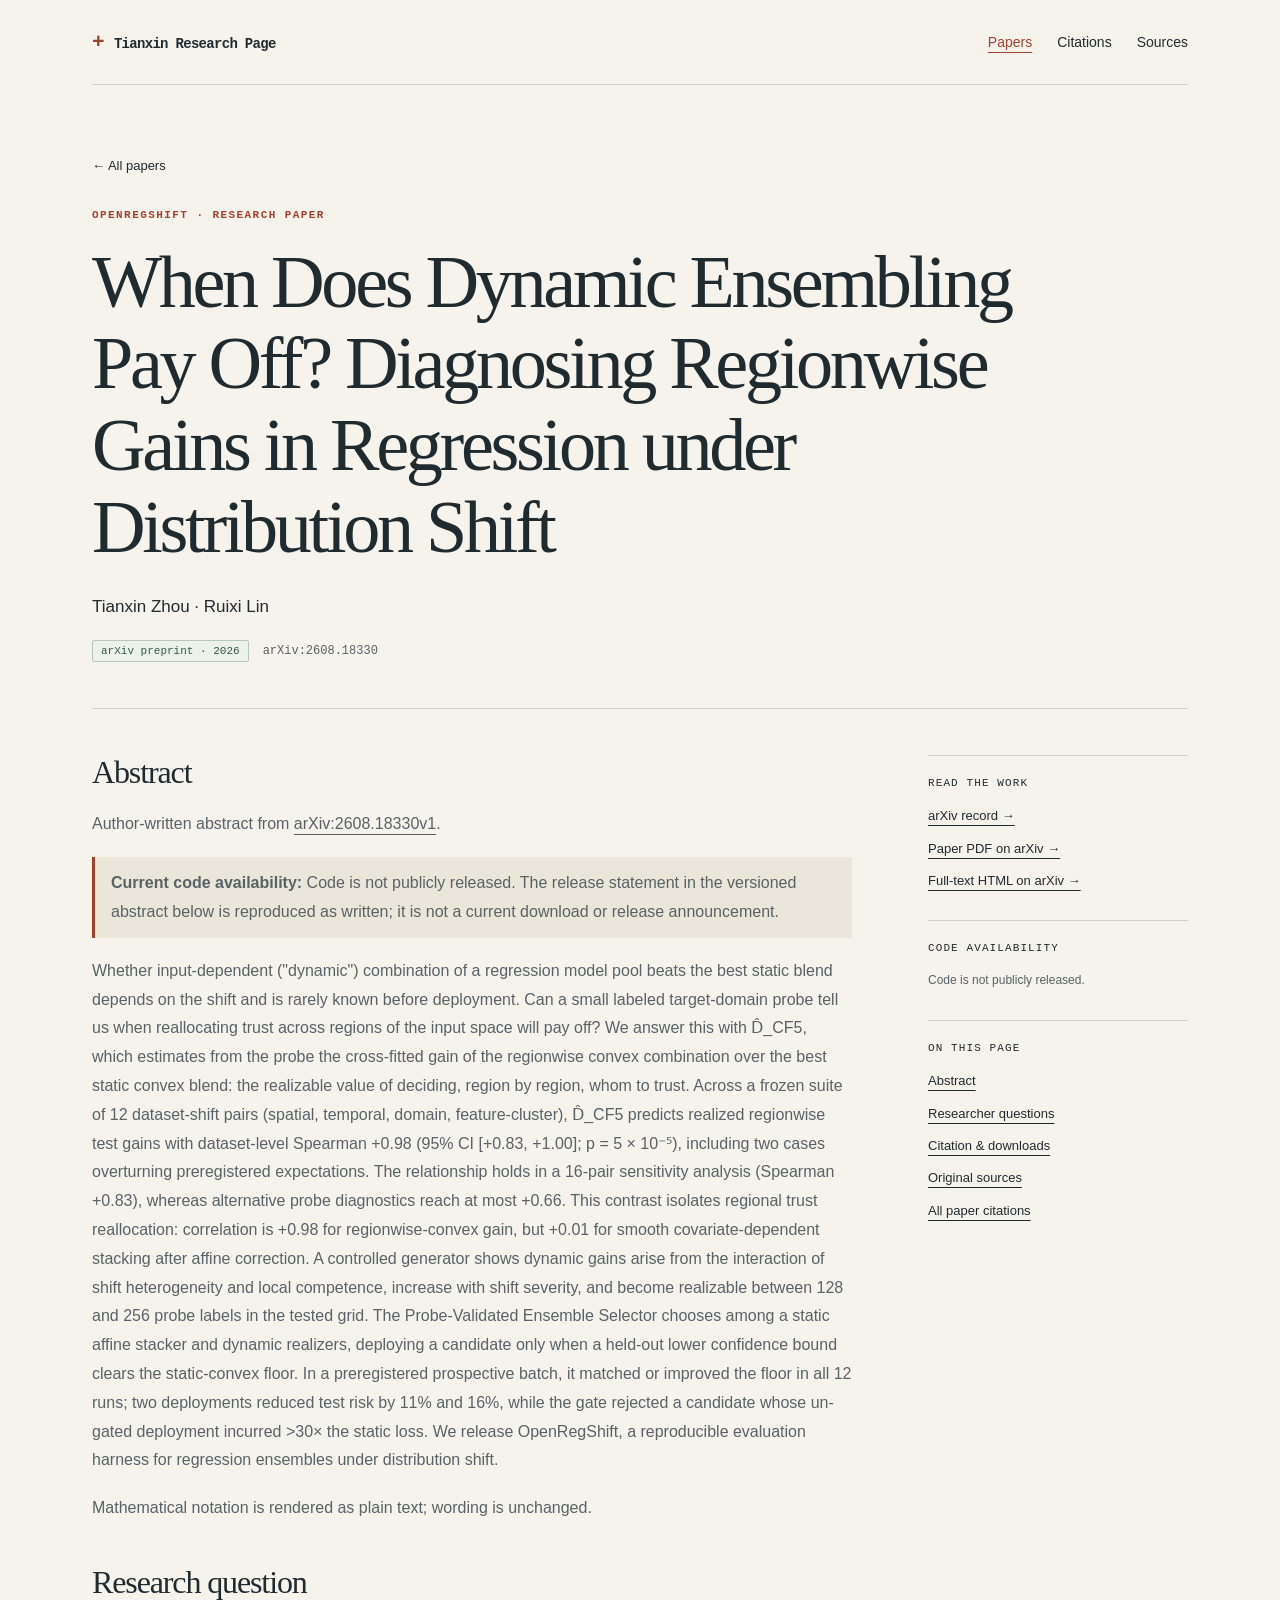
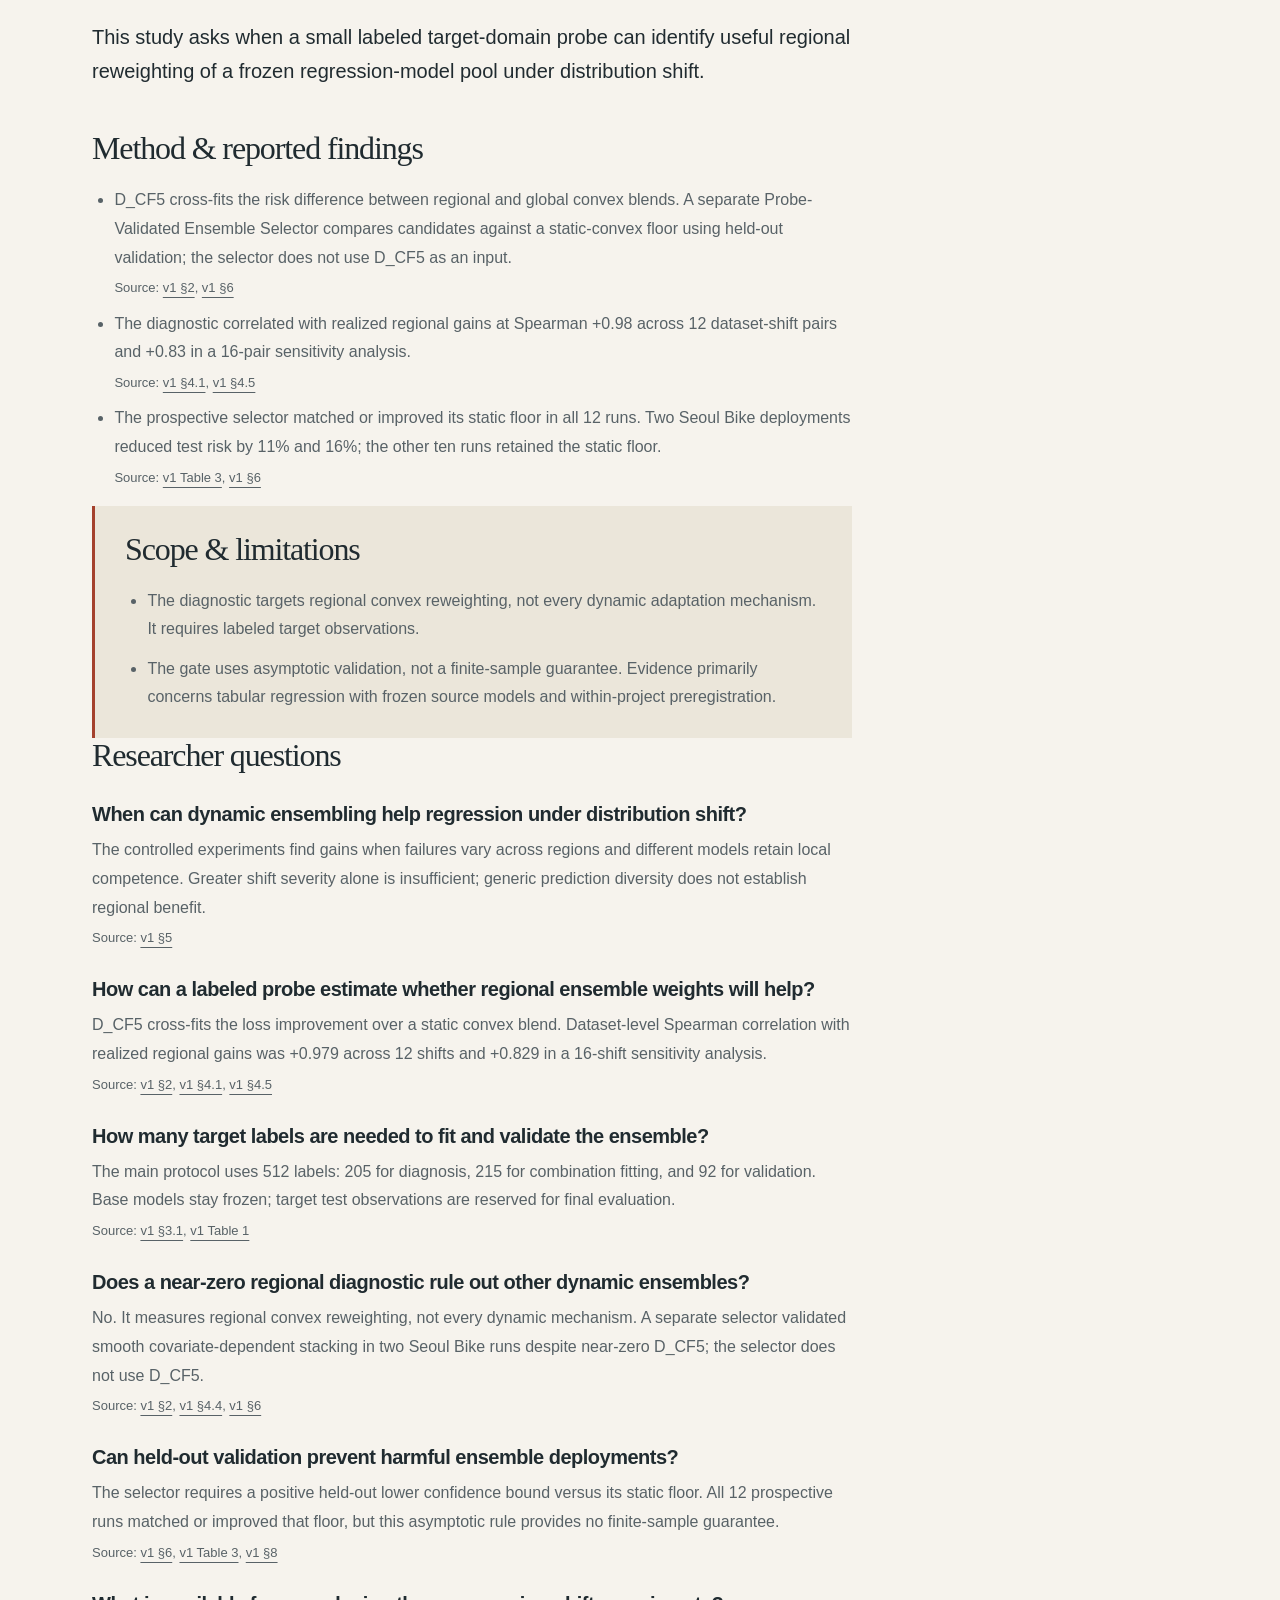
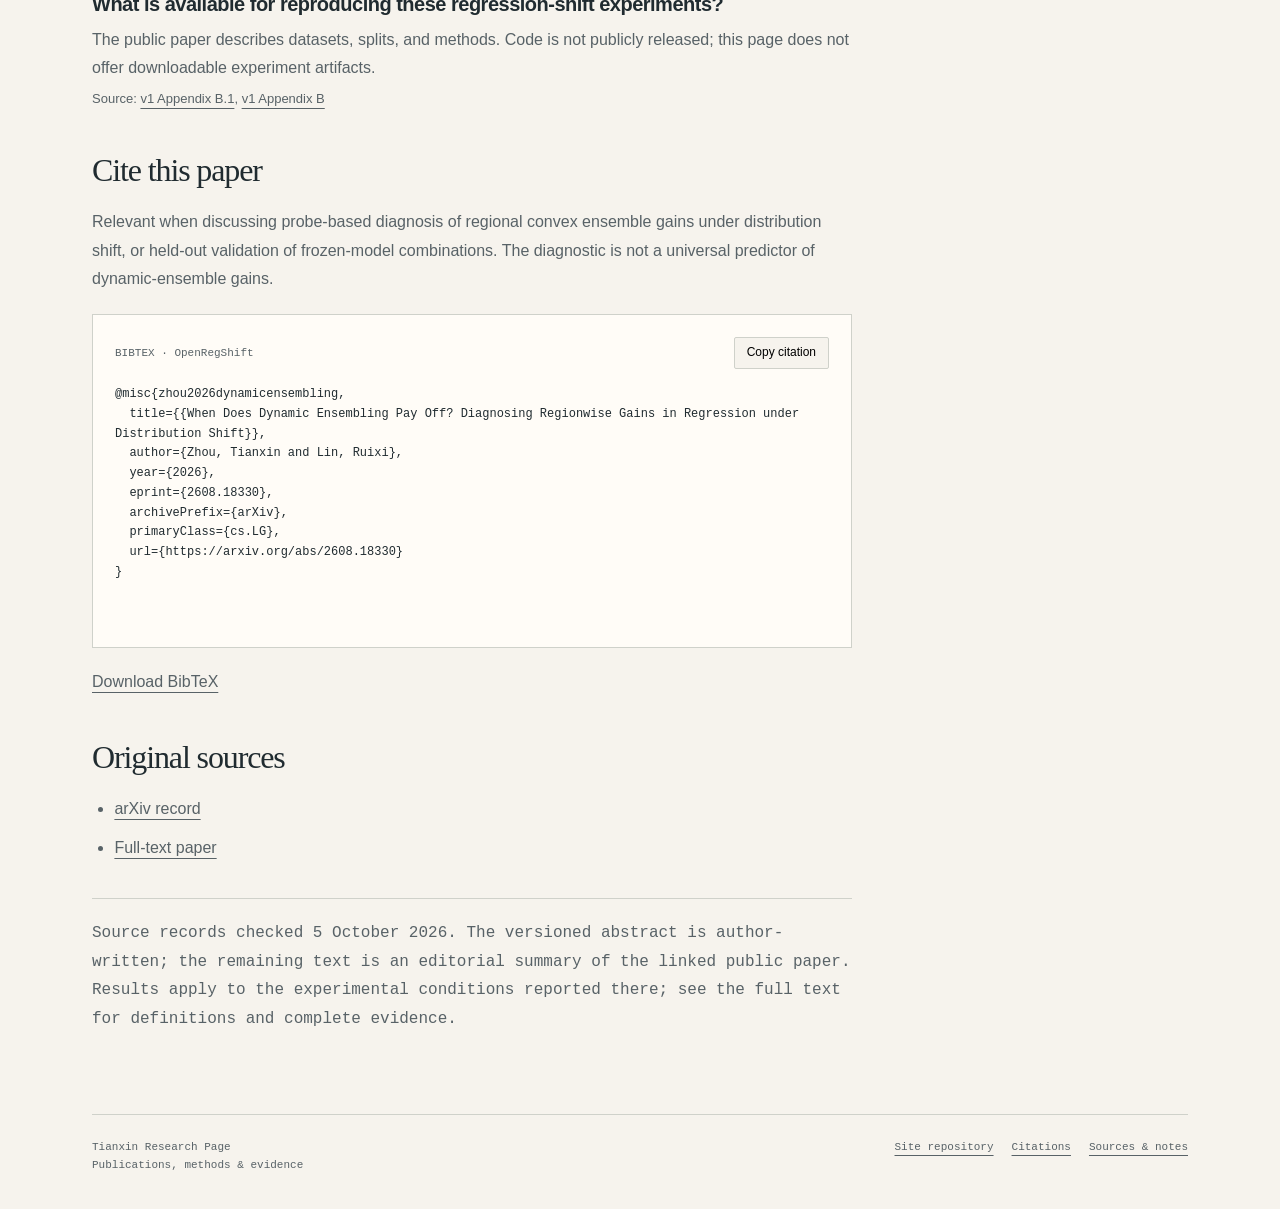
<file: docs/papers/openregshift/index.html>
<!doctype html>
<html lang="en"><head><meta charset="utf-8"><meta name="viewport" content="width=device-width, initial-scale=1">
<title>When Does Dynamic Ensembling Pay Off? Diagnosing Regionwise Gains in Regression under Distribution Shift | Tianxin Research Page</title><meta name="description" content="This study asks when a small labeled target-domain probe can identify useful regional reweighting of a frozen regression-model pool under distribution shift.">
<link rel="canonical" href="https://research.searcher.cloud/papers/openregshift/"><meta name="robots" content="index,follow"><meta name="theme-color" content="#f6f3ed">
<meta property="og:type" content="article"><meta property="og:title" content="When Does Dynamic Ensembling Pay Off? Diagnosing Regionwise Gains in Regression under Distribution Shift | Tianxin Research Page"><meta property="og:description" content="This study asks when a small labeled target-domain probe can identify useful regional reweighting of a frozen regression-model pool under distribution shift."><meta property="og:url" content="https://research.searcher.cloud/papers/openregshift/"><meta property="og:site_name" content="Tianxin Research Page">
<meta name="twitter:card" content="summary"><meta name="twitter:title" content="When Does Dynamic Ensembling Pay Off? Diagnosing Regionwise Gains in Regression under Distribution Shift | Tianxin Research Page"><meta name="twitter:description" content="This study asks when a small labeled target-domain probe can identify useful regional reweighting of a frozen regression-model pool under distribution shift.">
<link rel="icon" type="image/svg+xml" href="../../assets/favicon.svg"><link rel="stylesheet" href="../../assets/style.css">
<meta name="citation_title" content="When Does Dynamic Ensembling Pay Off? Diagnosing Regionwise Gains in Regression under Distribution Shift">
<meta name="citation_author" content="Tianxin Zhou">
<meta name="citation_author" content="Ruixi Lin">
<meta name="citation_publication_date" content="2026-08-18">
<meta name="citation_arxiv_id" content="2608.18330">
<meta name="citation_abstract_html_url" content="https://research.searcher.cloud/papers/openregshift/">

<script type="application/ld+json">{"@context": "https://schema.org", "@type": "ScholarlyArticle", "@id": "https://research.searcher.cloud/papers/openregshift/#article", "url": "https://research.searcher.cloud/papers/openregshift/", "name": "When Does Dynamic Ensembling Pay Off? Diagnosing Regionwise Gains in Regression under Distribution Shift", "headline": "When Does Dynamic Ensembling Pay Off? Diagnosing Regionwise Gains in Regression under Distribution Shift", "author": [{"@type": "Person", "name": "Tianxin Zhou", "sameAs": ["https://scholar.google.com/citations?user=hkDNs4MAAAAJ&hl=en", "https://github.com/tianxinzh"]}, {"@type": "Person", "name": "Ruixi Lin"}], "description": "This study asks when a small labeled target-domain probe can identify useful regional reweighting of a frozen regression-model pool under distribution shift.", "abstract": "Whether input-dependent (\"dynamic\") combination of a regression model pool beats the best static blend depends on the shift and is rarely known before deployment. Can a small labeled target-domain probe tell us when reallocating trust across regions of the input space will pay off? We answer this with D̂_CF5, which estimates from the probe the cross-fitted gain of the regionwise convex combination over the best static convex blend: the realizable value of deciding, region by region, whom to trust. Across a frozen suite of 12 dataset-shift pairs (spatial, temporal, domain, feature-cluster), D̂_CF5 predicts realized regionwise test gains with dataset-level Spearman +0.98 (95% CI [+0.83, +1.00]; p = 5 × 10⁻⁵), including two cases overturning preregistered expectations. The relationship holds in a 16-pair sensitivity analysis (Spearman +0.83), whereas alternative probe diagnostics reach at most +0.66. This contrast isolates regional trust reallocation: correlation is +0.98 for regionwise-convex gain, but +0.01 for smooth covariate-dependent stacking after affine correction. A controlled generator shows dynamic gains arise from the interaction of shift heterogeneity and local competence, increase with shift severity, and become realizable between 128 and 256 probe labels in the tested grid. The Probe-Validated Ensemble Selector chooses among a static affine stacker and dynamic realizers, deploying a candidate only when a held-out lower confidence bound clears the static-convex floor. In a preregistered prospective batch, it matched or improved the floor in all 12 runs; two deployments reduced test risk by 11% and 16%, while the gate rejected a candidate whose un-gated deployment incurred >30× the static loss. We release OpenRegShift, a reproducible evaluation harness for regression ensembles under distribution shift.", "dateModified": "2026-10-10", "inLanguage": "en", "identifier": {"@type": "PropertyValue", "propertyID": "arXiv", "value": "2608.18330"}, "sameAs": ["https://arxiv.org/abs/2608.18330"], "isAccessibleForFree": true, "datePublished": "2026-08-18"}</script>
<script src="../../assets/site.js" defer></script></head><body>
<a class="skip" href="#main">Skip to content</a><div class="wrap"><header class="masthead"><a class="wordmark" href="../../" aria-label="Tianxin Research Page home">Tianxin Research Page</a><nav class="nav" aria-label="Main navigation"><a href="../../#publications" aria-current="page">Papers</a><a href="../../citations/">Citations</a><a href="../../sources/" class="nav-sources">Sources</a></nav></header>
<main id="main"><header class="page-head paper-head"><a class="back" href="../../#publications">← All papers</a><p class="eyebrow">OpenRegShift · Research paper</p><h1>When Does Dynamic Ensembling Pay Off? Diagnosing Regionwise Gains in Regression under Distribution Shift</h1><p class="authors">Tianxin Zhou · Ruixi Lin</p><div class="publication-meta"><span class="tag">arXiv preprint · 2026</span><span>arXiv:2608.18330</span></div></header><div class="paper-layout"><article class="paper-body"><section id="abstract" class="paper-abstract"><h2>Abstract</h2><p class="small">Author-written abstract from <a href="https://arxiv.org/abs/2608.18330v1">arXiv:2608.18330v1</a>.</p><p class="availability-note"><strong>Current code availability:</strong> Code is not publicly released. The release statement in the versioned abstract below is reproduced as written; it is not a current download or release announcement.</p><p>Whether input-dependent (&quot;dynamic&quot;) combination of a regression model pool beats the best static blend depends on the shift and is rarely known before deployment. Can a small labeled target-domain probe tell us when reallocating trust across regions of the input space will pay off? We answer this with D̂_CF5, which estimates from the probe the cross-fitted gain of the regionwise convex combination over the best static convex blend: the realizable value of deciding, region by region, whom to trust. Across a frozen suite of 12 dataset-shift pairs (spatial, temporal, domain, feature-cluster), D̂_CF5 predicts realized regionwise test gains with dataset-level Spearman +0.98 (95% CI [+0.83, +1.00]; p = 5 × 10⁻⁵), including two cases overturning preregistered expectations. The relationship holds in a 16-pair sensitivity analysis (Spearman +0.83), whereas alternative probe diagnostics reach at most +0.66. This contrast isolates regional trust reallocation: correlation is +0.98 for regionwise-convex gain, but +0.01 for smooth covariate-dependent stacking after affine correction. A controlled generator shows dynamic gains arise from the interaction of shift heterogeneity and local competence, increase with shift severity, and become realizable between 128 and 256 probe labels in the tested grid. The Probe-Validated Ensemble Selector chooses among a static affine stacker and dynamic realizers, deploying a candidate only when a held-out lower confidence bound clears the static-convex floor. In a preregistered prospective batch, it matched or improved the floor in all 12 runs; two deployments reduced test risk by 11% and 16%, while the gate rejected a candidate whose un-gated deployment incurred &gt;30× the static loss. We release OpenRegShift, a reproducible evaluation harness for regression ensembles under distribution shift.</p><p class="small">Mathematical notation is rendered as plain text; wording is unchanged.</p></section><h2>Research question</h2><p class="lead">This study asks when a small labeled target-domain probe can identify useful regional reweighting of a frozen regression-model pool under distribution shift.</p><h2>Method &amp; reported findings</h2><ul><li>D_CF5 cross-fits the risk difference between regional and global convex blends. A separate Probe-Validated Ensemble Selector compares candidates against a static-convex floor using held-out validation; the selector does not use D_CF5 as an input. <span class="evidence-links">Source: <a href="https://arxiv.org/html/2608.18330v1#S2">v1 §2</a>, <a href="https://arxiv.org/html/2608.18330v1#S6">v1 §6</a></span></li><li>The diagnostic correlated with realized regional gains at Spearman +0.98 across 12 dataset-shift pairs and +0.83 in a 16-pair sensitivity analysis. <span class="evidence-links">Source: <a href="https://arxiv.org/html/2608.18330v1#S4.SS1">v1 §4.1</a>, <a href="https://arxiv.org/html/2608.18330v1#S4.SS5">v1 §4.5</a></span></li><li>The prospective selector matched or improved its static floor in all 12 runs. Two Seoul Bike deployments reduced test risk by 11% and 16%; the other ten runs retained the static floor. <span class="evidence-links">Source: <a href="https://arxiv.org/html/2608.18330v1#S6.T3">v1 Table 3</a>, <a href="https://arxiv.org/html/2608.18330v1#S6">v1 §6</a></span></li></ul><section class="limits"><h2>Scope &amp; limitations</h2><ul><li>The diagnostic targets regional convex reweighting, not every dynamic adaptation mechanism. It requires labeled target observations.</li><li>The gate uses asymptotic validation, not a finite-sample guarantee. Evidence primarily concerns tabular regression with frozen source models and within-project preregistration.</li></ul></section><section id="researcher-questions"><h2>Researcher questions</h2><h3>When can dynamic ensembling help regression under distribution shift?</h3><p>The controlled experiments find gains when failures vary across regions and different models retain local competence. Greater shift severity alone is insufficient; generic prediction diversity does not establish regional benefit. <span class="evidence-links">Source: <a href="https://arxiv.org/html/2608.18330v1#S5">v1 §5</a></span></p><h3>How can a labeled probe estimate whether regional ensemble weights will help?</h3><p>D_CF5 cross-fits the loss improvement over a static convex blend. Dataset-level Spearman correlation with realized regional gains was +0.979 across 12 shifts and +0.829 in a 16-shift sensitivity analysis. <span class="evidence-links">Source: <a href="https://arxiv.org/html/2608.18330v1#S2">v1 §2</a>, <a href="https://arxiv.org/html/2608.18330v1#S4.SS1">v1 §4.1</a>, <a href="https://arxiv.org/html/2608.18330v1#S4.SS5">v1 §4.5</a></span></p><h3>How many target labels are needed to fit and validate the ensemble?</h3><p>The main protocol uses 512 labels: 205 for diagnosis, 215 for combination fitting, and 92 for validation. Base models stay frozen; target test observations are reserved for final evaluation. <span class="evidence-links">Source: <a href="https://arxiv.org/html/2608.18330v1#S3.SS1">v1 §3.1</a>, <a href="https://arxiv.org/html/2608.18330v1#S3.T1">v1 Table 1</a></span></p><h3>Does a near-zero regional diagnostic rule out other dynamic ensembles?</h3><p>No. It measures regional convex reweighting, not every dynamic mechanism. A separate selector validated smooth covariate-dependent stacking in two Seoul Bike runs despite near-zero D_CF5; the selector does not use D_CF5. <span class="evidence-links">Source: <a href="https://arxiv.org/html/2608.18330v1#S2">v1 §2</a>, <a href="https://arxiv.org/html/2608.18330v1#S4.SS4">v1 §4.4</a>, <a href="https://arxiv.org/html/2608.18330v1#S6">v1 §6</a></span></p><h3>Can held-out validation prevent harmful ensemble deployments?</h3><p>The selector requires a positive held-out lower confidence bound versus its static floor. All 12 prospective runs matched or improved that floor, but this asymptotic rule provides no finite-sample guarantee. <span class="evidence-links">Source: <a href="https://arxiv.org/html/2608.18330v1#S6">v1 §6</a>, <a href="https://arxiv.org/html/2608.18330v1#S6.T3">v1 Table 3</a>, <a href="https://arxiv.org/html/2608.18330v1#S8">v1 §8</a></span></p><h3>What is available for reproducing these regression-shift experiments?</h3><p>The public paper describes datasets, splits, and methods. Code is not publicly released; this page does not offer downloadable experiment artifacts. <span class="evidence-links">Source: <a href="https://arxiv.org/html/2608.18330v1#A2.SS1">v1 Appendix B.1</a>, <a href="https://arxiv.org/html/2608.18330v1#A2">v1 Appendix B</a></span></p></section><h2 id="citation">Cite this paper</h2><p>Relevant when discussing probe-based diagnosis of regional convex ensemble gains under distribution shift, or held-out validation of frozen-model combinations. The diagnostic is not a universal predictor of dynamic-ensemble gains.</p><div class="citation-box"><header><span>BIBTEX · OpenRegShift</span><button type="button" data-copy-citation="bib-openregshift" hidden>Copy citation</button></header><pre id="bib-openregshift">@misc{zhou2026dynamicensembling,
  title={{When Does Dynamic Ensembling Pay Off? Diagnosing Regionwise Gains in Regression under Distribution Shift}},
  author={Zhou, Tianxin and Lin, Ruixi},
  year={2026},
  eprint={2608.18330},
  archivePrefix={arXiv},
  primaryClass={cs.LG},
  url={https://arxiv.org/abs/2608.18330}
}</pre><p class="toast" role="status" aria-live="polite"></p></div><p class="small"><a href="../../citations/openregshift.bib" download>Download BibTeX</a></p><h2 id="sources">Original sources</h2><ul class="source-list"><li><a href="https://arxiv.org/abs/2608.18330">arXiv record</a></li><li><a href="https://arxiv.org/html/2608.18330v1">Full-text paper</a></li></ul><p class="provenance">Source records checked 5 October 2026. The versioned abstract is author-written; the remaining text is an editorial summary of the linked public paper. Results apply to the experimental conditions reported there; see the full text for definitions and complete evidence.</p></article><aside class="sidebar"><section class="sidebar-block"><h2>Read the work</h2><a href="https://arxiv.org/abs/2608.18330">arXiv record →</a><a href="https://arxiv.org/pdf/2608.18330">Paper PDF on arXiv →</a><a href="https://arxiv.org/html/2608.18330v1">Full-text HTML on arXiv →</a></section><section class="sidebar-block"><h2>Code availability</h2><p>Code is not publicly released.</p></section><section class="sidebar-block"><h2>On this page</h2><a href="#abstract">Abstract</a><a href="#researcher-questions">Researcher questions</a><a href="#citation">Citation &amp; downloads</a><a href="#sources">Original sources</a><a href="../../citations/">All paper citations</a></section></aside></div></main><footer class="footer"><div>Tianxin Research Page<br>Publications, methods &amp; evidence</div><div><a href="https://github.com/tianxinzh/tianxin-research-page">Site repository</a><a href="../../citations/">Citations</a><a href="../../sources/">Sources &amp; notes</a></div></footer></div></body></html>
</file>
<file: docs/assets/style.css>
:root{--paper:#f6f3ed;--white:#fffcf7;--ink:#202b30;--muted:#586267;--line:#cfd1ca;--accent:#a4412d;--soft:#ebe6da;--green:#36584b;--measure:1160px;--serif:Georgia,'Times New Roman',serif;--sans:Arial,Helvetica,sans-serif;--mono:'Courier New',monospace}
*{box-sizing:border-box}html{scroll-behavior:smooth;scroll-padding-top:32px}body{margin:0;background:var(--paper);color:var(--ink);font:17px/1.65 var(--sans);-webkit-font-smoothing:antialiased}a{color:inherit;text-underline-offset:5px;text-decoration-thickness:1px}a:hover{color:var(--accent)}a:focus-visible,button:focus-visible,summary:focus-visible{outline:3px solid var(--accent);outline-offset:5px}button{font:inherit}h1,h2,h3,p{margin-top:0}h1,h2,h3{line-height:1.12;font-weight:400;font-family:var(--serif)}h1{font-size:clamp(3.9rem,7.8vw,6.5rem);letter-spacing:-.055em}h2{font-size:clamp(2.25rem,4.4vw,3.65rem);letter-spacing:-.035em}h3{font-size:1.8rem;letter-spacing:-.025em}p{margin-bottom:1.15rem}ul,ol{padding-left:1.4rem}li{margin:0 0 .65rem}::selection{background:#e6c5b7}.wrap{max-width:var(--measure);margin:0 auto;padding-left:32px;padding-right:32px}.skip{position:absolute;top:-80px;left:16px;background:var(--ink);color:white;padding:12px 20px;z-index:5}.skip:focus{top:12px}.masthead{display:flex;justify-content:space-between;align-items:center;gap:20px;padding-top:28px;padding-bottom:27px;border-bottom:1px solid var(--line)}.wordmark{font:700 14px var(--mono);letter-spacing:-.05em;text-decoration:none;white-space:nowrap}.wordmark::before{content:'+';display:inline-block;margin-right:10px;font-size:21px;color:var(--accent)}.nav{display:flex;gap:25px;align-items:center}.nav a{font-size:14px;text-decoration:none}.nav a[aria-current]{color:var(--accent);text-decoration:underline}.eyebrow{font:11px/1.5 var(--mono);letter-spacing:.13em;text-transform:uppercase;color:var(--accent);font-weight:700}.hero{display:grid;grid-template-columns:1.27fr .73fr;gap:68px;padding-top:76px;padding-bottom:73px;align-items:center}.hero h1{margin:23px 0 28px;max-width:660px}.intro{max-width:585px;font-size:21px;line-height:1.65;color:var(--muted)}.links{display:flex;flex-wrap:wrap;gap:10px 24px;margin-top:28px}.links a{font-size:14px;text-decoration:none;border-bottom:1px solid var(--ink);padding-bottom:3px}.arrow{font-family:var(--sans);padding-left:6px}.research-map{border:1px solid var(--line);background:var(--white);padding:30px}.research-map .eyebrow{color:var(--muted)}.map-row{padding:27px 0 24px;border-bottom:1px solid var(--line);display:grid;grid-template-columns:28px 1fr;gap:16px}.map-row:last-child{border-bottom:0;padding-bottom:5px}.map-no{font:12px var(--mono);color:var(--accent);padding-top:5px}.map-row h2{font-size:27px;margin-bottom:8px;letter-spacing:-.02em}.map-row p{font-size:13px;line-height:1.55;color:var(--muted);margin:0}.section{padding-top:66px;padding-bottom:70px;border-top:1px solid var(--line)}.section-top{display:flex;justify-content:space-between;gap:32px;align-items:end;margin-bottom:30px}.section-top h2{margin:0}.section-note{font:12px/1.6 var(--mono);max-width:230px;color:var(--muted);margin:0;text-align:right}.paper-card{display:grid;grid-template-columns:150px 1fr 150px;gap:32px;padding:33px 0;border-top:1px solid var(--line)}.paper-card:last-child{border-bottom:1px solid var(--line)}.paper-name{font:13px var(--mono);color:var(--accent);margin-bottom:11px}.paper-card h3{font-size:27px;line-height:1.24;margin:0 0 13px}.paper-card h3 a{text-decoration:none}.paper-card p{font-size:15px;line-height:1.7;color:var(--muted);margin-bottom:12px}.paper-card .authors{font-size:12px;margin-bottom:0}.paper-meta{font:11px/1.65 var(--mono);color:var(--muted)}.paper-actions{display:flex;align-items:flex-start;flex-direction:column;gap:12px;padding-top:3px}.paper-actions a{font-size:13px;line-height:1.5}.tag{display:inline-block;border:1px solid #b5c6ba;padding:4px 8px;border-radius:2px;font:11px var(--mono);color:var(--green);background:#ecf1e9}.about-grid{display:grid;grid-template-columns:1fr 1fr;gap:80px}.about-grid p{color:var(--muted)}.about-grid h3{font-size:25px}.small{font-size:13px}.footer{display:flex;justify-content:space-between;gap:24px;padding-top:24px;padding-bottom:34px;border-top:1px solid var(--line);font:11px/1.6 var(--mono);color:var(--muted)}.footer a{margin-left:18px}.page-head{padding:66px 0 46px;border-bottom:1px solid var(--line)}.back{font-size:13px;display:inline-block;margin-bottom:30px;text-decoration:none}.paper-head h1{font-size:clamp(2.6rem,5.8vw,4.9rem);line-height:1.1;max-width:1010px;letter-spacing:-.045em;margin:18px 0 25px}.paper-head .authors{font-size:17px}.publication-meta{display:flex;flex-wrap:wrap;gap:14px;align-items:center;font:12px/1.5 var(--mono);color:var(--muted)}.paper-layout{display:grid;grid-template-columns:minmax(0,1fr) 260px;gap:76px;padding-top:46px;padding-bottom:62px}.paper-body h2{font-size:32px;margin:43px 0 19px}.paper-body h2:first-child{margin-top:0}.paper-body p,.paper-body li{color:var(--muted);font-size:16px;line-height:1.8}.paper-body .lead{font-size:20px;line-height:1.7;color:var(--ink)}.paper-body .limits{background:var(--soft);padding:26px 30px;border-left:3px solid var(--accent)}.paper-body .limits h2{margin-top:0}.paper-body .limits ul{margin-bottom:0}.paper-body .limits li:last-child{margin-bottom:0}.sidebar{font-size:13px}.sidebar-block{margin-bottom:29px;border-top:1px solid var(--line);padding-top:20px}.sidebar h2{font:11px/1.4 var(--mono);letter-spacing:.1em;text-transform:uppercase;margin:0 0 14px}.sidebar a{display:block;margin-bottom:11px}.sidebar p{font-size:12px;color:var(--muted)}.citation-box{border:1px solid var(--line);background:var(--white);padding:22px;margin:20px 0}.citation-box pre{font:12px/1.65 var(--mono);overflow:auto;white-space:pre-wrap;overflow-wrap:anywhere;margin:0;color:var(--ink)}.citation-box header{display:flex;justify-content:space-between;align-items:center;margin-bottom:16px;gap:12px}.citation-box header span{font:11px var(--mono);color:var(--muted)}.citation-box button{border:1px solid var(--line);border-radius:2px;background:var(--paper);padding:5px 12px;font-size:12px;cursor:pointer}.citation-box button:hover{border-color:var(--accent);color:var(--accent)}.source-list{font-size:13px}.source-list a{overflow-wrap:anywhere}.provenance{font:11px/1.7 var(--mono);color:var(--muted);border-top:1px solid var(--line);padding-top:20px;margin-top:35px}.citation-item{padding:32px 0;border-bottom:1px solid var(--line);max-width:820px}.citation-item h2{font-size:29px}.citation-item>p{font-size:14px;color:var(--muted)}.wide-text{max-width:780px;margin-bottom:50px}.wide-text h2{font-size:30px;margin-top:36px}.wide-text p,.wide-text li{font-size:16px;color:var(--muted)}.toast{font-size:12px;color:var(--green);min-height:1.5em}.not-found{padding:90px 0 130px}.not-found h1{font-size:60px}.screen-reader-only{position:absolute;width:1px;height:1px;padding:0;margin:-1px;overflow:hidden;clip:rect(0,0,0,0);white-space:nowrap;border:0}
@media(min-width:1400px){.hero{padding-top:90px;padding-bottom:90px}}@media(max-width:900px){.hero{gap:32px;grid-template-columns:1.15fr .85fr}.hero h1{font-size:70px}.research-map{padding:24px}.paper-card{grid-template-columns:125px 1fr;gap:25px}.paper-actions{grid-column:2;flex-direction:row;gap:22px;padding:0}.paper-layout{grid-template-columns:minmax(0,1fr) 210px;gap:36px}.about-grid{gap:40px}}@media(max-width:640px){body{font-size:16px}.wrap{padding-left:22px;padding-right:22px}.masthead{padding-top:21px;padding-bottom:20px;align-items:flex-start;gap:14px}.wordmark{font-size:12px}.nav{gap:14px;padding-top:3px}.nav a{font-size:12px}.nav .nav-sources{display:none}.hero{grid-template-columns:1fr;padding-top:44px;padding-bottom:44px;gap:37px}.hero h1{font-size:64px;margin:15px 0 24px}.intro{font-size:18px}.research-map{padding:22px}.map-row{padding:18px 0;grid-template-columns:24px 1fr;gap:12px}.map-row h2{font-size:25px}.section{padding-top:41px;padding-bottom:43px}.section-top{display:block;margin-bottom:22px}.section-note{text-align:left;margin-top:14px;max-width:none}.paper-card{display:block;padding:25px 0}.paper-card h3{font-size:25px}.paper-card .paper-meta{display:flex;flex-wrap:wrap;gap:12px;align-items:center;margin-bottom:17px}.paper-name{margin:0}.paper-actions{display:flex;flex-direction:row;flex-wrap:wrap;margin-top:17px;gap:12px 20px}.about-grid{grid-template-columns:1fr;gap:20px}.footer{display:block;font-size:10px}.footer>div+div{margin-top:12px}.footer a{margin:0 15px 0 0}.page-head{padding-top:35px;padding-bottom:32px}.paper-head h1{font-size:41px}.paper-head .authors{font-size:15px}.paper-layout{display:flex;flex-direction:column;gap:28px;padding-top:32px}.paper-body .lead{font-size:18px}.paper-body h2{font-size:29px;margin-top:32px}.paper-body .limits{padding:22px}.sidebar{display:grid;grid-template-columns:1fr 1fr;gap:24px}.sidebar-block{margin:0}.sidebar-block:last-child{grid-column:1/-1}.citation-box{padding:16px}.citation-box pre{font-size:11px}.publication-meta{font-size:11px}.links{gap:13px 23px}.back{margin-bottom:24px}}@media(prefers-reduced-motion:reduce){html{scroll-behavior:auto}}@media print{body{background:white;color:black}.nav,.research-map,.paper-actions,.citation-box button,.footer{display:none}.wrap{max-width:none;padding:0}.hero,.paper-layout,.paper-card{display:block}.sidebar{display:none}a{color:inherit}.paper-body p,.paper-body li{color:black}.page-head{padding-top:0}.paper-head h1{font-size:32px}}

/* Publication-first header and research-question links. */
.hero h1{font-size:clamp(3.3rem,6.6vw,5.4rem);line-height:1.04}.map-row h2 a{text-decoration:none}.map-row h2 a:hover{text-decoration:underline}.wordmark{white-space:normal;line-height:1.4;max-width:260px}.masthead .nav{flex-shrink:0}@media(max-width:640px){.masthead{flex-wrap:wrap;gap:12px}.hero h1{font-size:clamp(2.7rem,10.8vw,4rem)}.wordmark{font-size:12px;max-width:none}.nav .nav-sources{display:inline}.nav{gap:18px}.paper-head h1{font-size:clamp(2rem,8.4vw,2.6rem);overflow-wrap:anywhere}}

/* Source-led paper discovery: full abstracts are ordinary visible HTML. */
.paper-abstract{margin-bottom:36px}.paper-abstract h2{margin-top:0}.evidence-links{display:block;font-size:13px;line-height:1.6;margin-top:6px}.availability-note{border-left:3px solid var(--accent);padding:12px 16px;background:var(--soft)}#researcher-questions h3{font:600 20px/1.4 var(--sans);margin:26px 0 8px}
</file>
